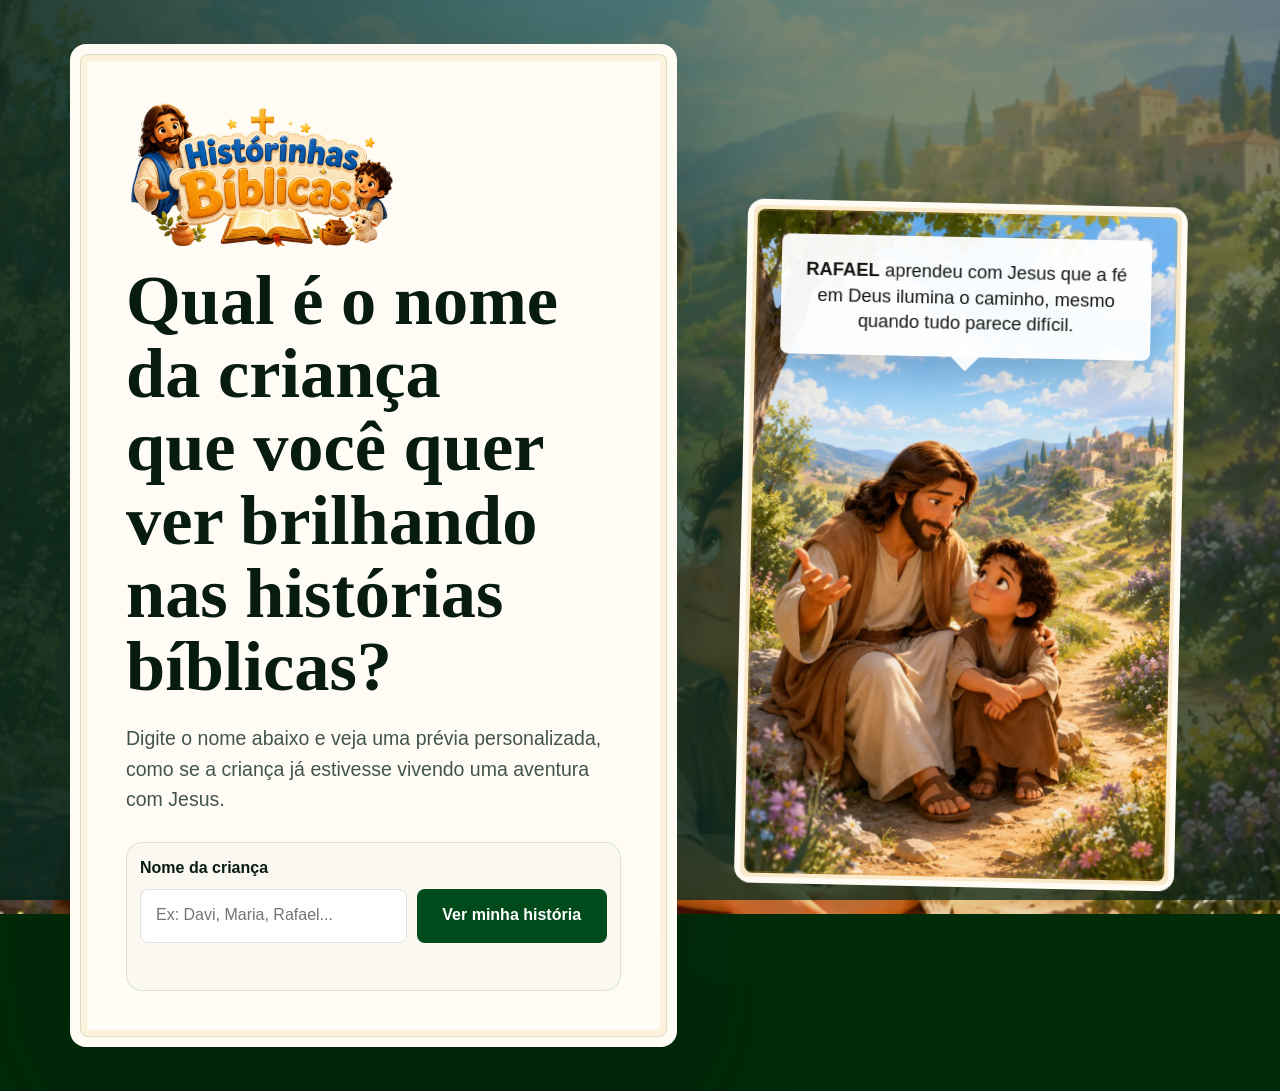
<file: historinhas-biblicas/index.html>
<!doctype html>
<html lang="pt-BR">
  <head>
    <meta charset="utf-8" />
    <meta name="viewport" content="width=device-width, initial-scale=1" />
    <title>Historinhas Bíblicas Infantis | Personalize a primeira história</title>
    <meta
      name="description"
      content="Digite o nome da criança e veja uma prévia personalizada de uma historinha bíblica infantil."
    />
    <link rel="stylesheet" href="assets/styles.css" />
    <script
      src="https://cdn.utmify.com.br/scripts/utms/latest.js"
      data-utmify-prevent-xcod-sck
      data-utmify-prevent-subids
      async
      defer
    ></script>
    <script>
      window.pixelId = "690d203f78c9e67561d48b87";
      var a = document.createElement("script");
      a.setAttribute("async", "");
      a.setAttribute("defer", "");
      a.setAttribute("src", "https://cdn.utmify.com.br/scripts/pixel/pixel.js");
      document.head.appendChild(a);
    </script>
  </head>
  <body class="name-page">
    <main class="name-gate" aria-labelledby="gate-title">
      <section class="gate-panel">
        <img class="gate-logo" src="assets/images/product-logo.webp" alt="Historinhas Bíblicas Infantis" />
        <h1 id="gate-title">Qual é o nome da criança que você quer ver brilhando nas histórias bíblicas?</h1>
        <p class="gate-copy">
          Digite o nome abaixo e veja uma prévia personalizada, como se a criança já estivesse
          vivendo uma aventura com Jesus.
        </p>

        <form class="name-form" id="nameForm" novalidate>
          <label for="childName">Nome da criança</label>
          <div class="input-row">
            <input
              id="childName"
              name="childName"
              type="text"
              autocomplete="given-name"
              placeholder="Ex: Davi, Maria, Rafael..."
              maxlength="28"
              required
            />
            <button type="submit">Ver minha história</button>
          </div>
          <p class="form-hint" id="nameError" role="alert" aria-live="polite"></p>
        </form>
      </section>

      <aside class="gate-preview" aria-label="Prévia da historinha">
        <img src="assets/images/hero.webp" alt="Jesus conversando com uma criança em um caminho florido" />
        <div class="story-bubble gate-bubble">
          <strong><span data-child-upper>RAFAEL</span></strong> aprendeu com Jesus que a fé em Deus ilumina o caminho, mesmo quando tudo parece difícil.
        </div>
      </aside>
    </main>

    <script src="assets/app.js"></script>
  </body>
</html>
</file>
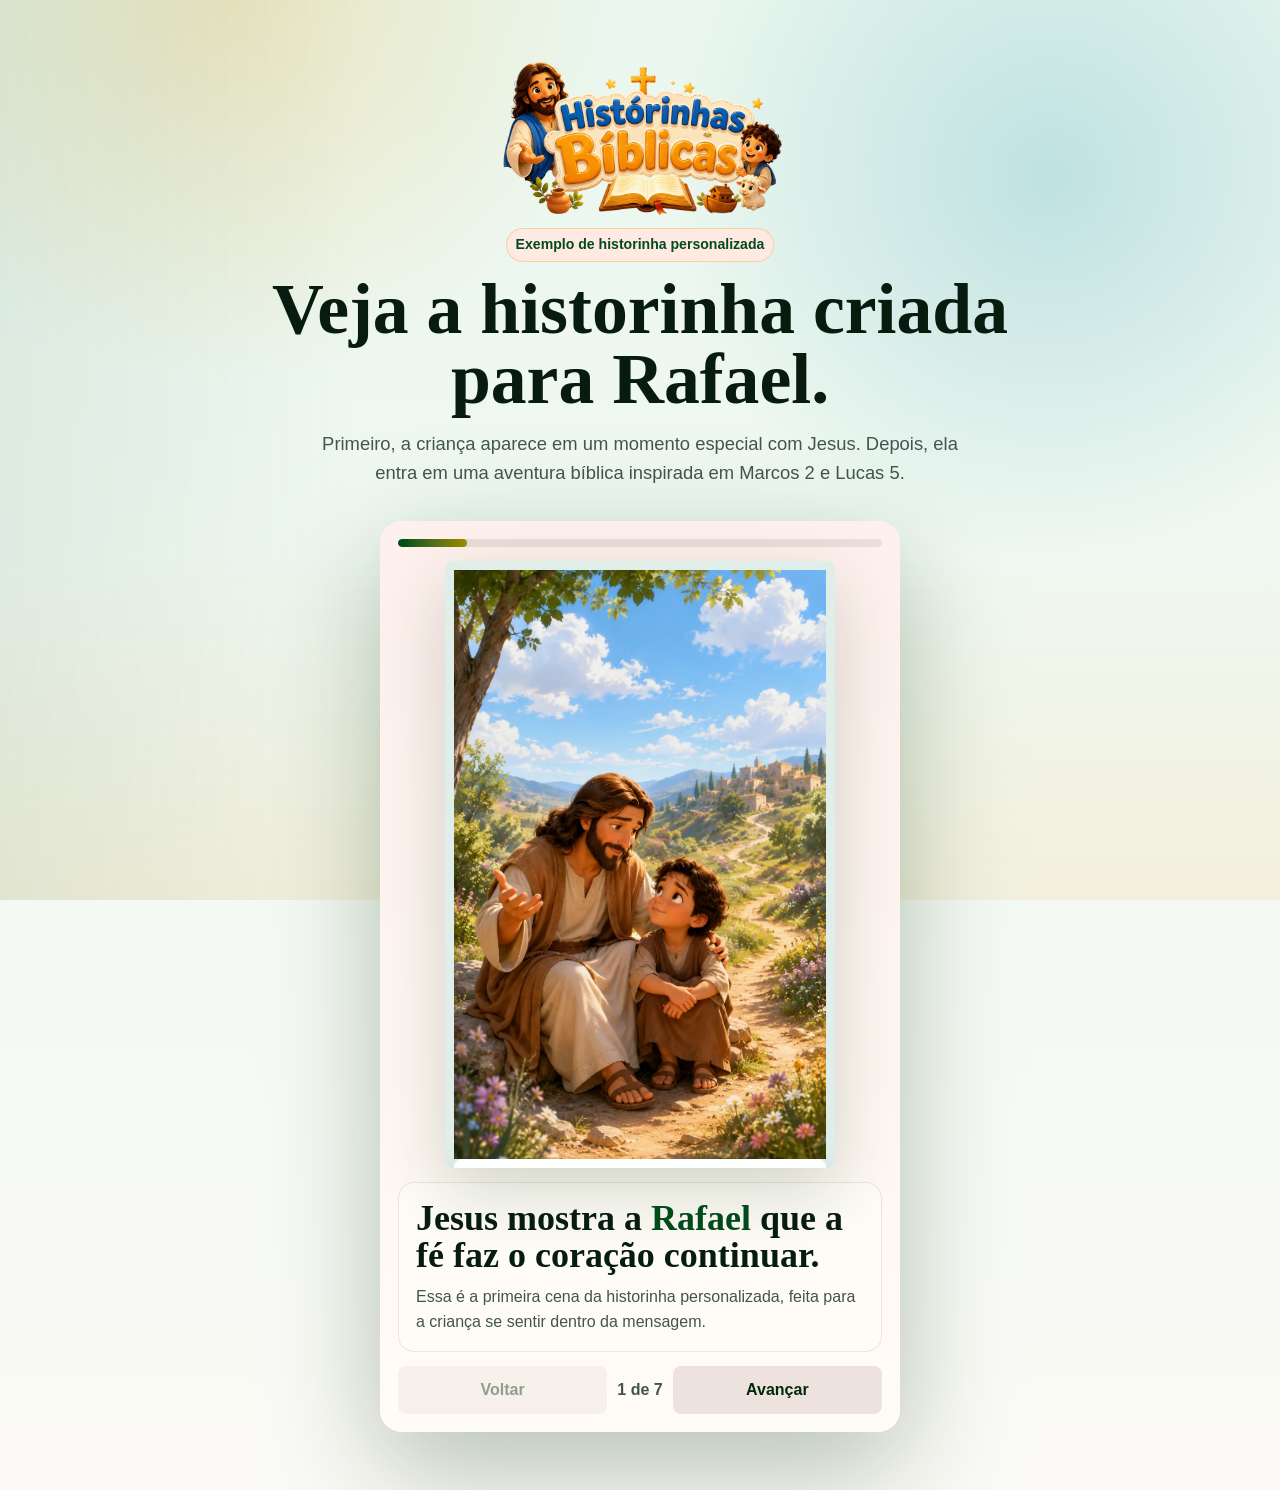
<file: historinhas-biblicas/historinha.html>
<!doctype html>
<html lang="pt-BR">
  <head>
    <meta charset="utf-8" />
    <meta name="viewport" content="width=device-width, initial-scale=1" />
    <title>Sua historinha bíblica personalizada</title>
    <meta
      name="description"
      content="Veja uma prévia em formato de livrinho infantil com o nome da criança dentro de uma historinha bíblica."
    />
    <link rel="stylesheet" href="assets/styles.css" />
    <script
      src="https://cdn.utmify.com.br/scripts/utms/latest.js"
      data-utmify-prevent-xcod-sck
      data-utmify-prevent-subids
      async
      defer
    ></script>
    <script>
      window.pixelId = "690d203f78c9e67561d48b87";
      var a = document.createElement("script");
      a.setAttribute("async", "");
      a.setAttribute("defer", "");
      a.setAttribute("src", "https://cdn.utmify.com.br/scripts/pixel/pixel.js");
      document.head.appendChild(a);
    </script>
  </head>
  <body class="story-page">
    <main class="storybook-shell" aria-labelledby="storybook-title">
      <section class="storybook-intro">
        <img class="storybook-logo" src="assets/images/product-logo.webp" alt="Historinhas Bíblicas Infantis" />
        <p class="section-label">Exemplo de historinha personalizada</p>
        <h1 id="storybook-title">Veja a historinha criada para <span data-child>Rafael</span>.</h1>
        <p>
          Primeiro, a criança aparece em um momento especial com Jesus. Depois, ela entra em uma aventura bíblica
          inspirada em Marcos 2 e Lucas 5.
        </p>
      </section>

      <section class="storybook-card" data-storybook aria-label="Livrinho da historinha personalizada">
        <div class="storybook-progress" aria-hidden="true">
          <span data-story-progress-bar></span>
        </div>

        <div class="storybook-stage">
          <article class="storybook-page is-active" data-story-page>
            <figure class="feature-story-card storybook-hero-card">
              <img src="assets/images/hero.webp" alt="Jesus conversando com uma criança em um caminho florido" />
              <figcaption class="story-bubble storybook-bubble">
                <strong><span data-child-upper>RAFAEL</span></strong> perguntou: "Jesus, e se eu sentir vontade de desistir?"
                Jesus sorriu e respondeu: "Quando você confia em Deus, a fé acende coragem no seu coração.
                Continue caminhando, <span data-child>Rafael</span>."
              </figcaption>
            </figure>
            <div class="storybook-copy">
              <h2>Jesus mostra a <span data-child>Rafael</span> que a fé faz o coração continuar.</h2>
              <p>Essa é a primeira cena da historinha personalizada, feita para a criança se sentir dentro da mensagem.</p>
            </div>
          </article>

          <article class="storybook-page" data-story-page>
            <figure class="storybook-figure">
              <img src="assets/images/story-1.webp" alt="Jesus ensinando dentro de uma casa cheia de pessoas" loading="lazy" />
            </figure>
            <div class="storybook-copy">
              <span>Parte 1</span>
              <h2>A casa estava cheia para ouvir Jesus.</h2>
              <p><span data-child>Rafael</span> chegou perto da casa e viu uma multidão ouvindo Jesus. Mesmo pequeno, ele sentiu que algo importante estava para acontecer.</p>
            </div>
          </article>

          <article class="storybook-page" data-story-page>
            <figure class="storybook-figure">
              <img src="assets/images/story-2.webp" alt="Amigos carregando um homem paralítico perto de uma casa" loading="lazy" />
            </figure>
            <div class="storybook-copy">
              <span>Parte 2</span>
              <h2>Quatro amigos chegaram com esperança.</h2>
              <p>Quatro amigos trouxeram um homem em uma maca. <span data-child>Rafael</span> percebeu que eles não desistiriam de levá-lo até Jesus.</p>
            </div>
          </article>

          <article class="storybook-page" data-story-page>
            <figure class="storybook-figure">
              <img src="assets/images/story-3.webp" alt="A criança ajudando no telhado enquanto descem uma maca" loading="lazy" />
            </figure>
            <div class="storybook-copy">
              <span>Parte 3</span>
              <h2>A fé encontrou um caminho pelo telhado.</h2>
              <p>Como a porta estava cheia, eles subiram pelo telhado. <span data-child>Rafael</span> ajudou com cuidado e aprendeu que a fé também encontra um caminho.</p>
            </div>
          </article>

          <article class="storybook-page" data-story-page>
            <figure class="storybook-figure">
              <img src="assets/images/story-4.webp" alt="Jesus recebendo o homem descido pelo telhado" loading="lazy" />
            </figure>
            <div class="storybook-copy">
              <span>Parte 4</span>
              <h2>Jesus olhou com amor.</h2>
              <p>Quando a maca desceu, Jesus olhou com amor. <span data-child>Rafael</span> ouviu: "Filho, os teus pecados estão perdoados."</p>
            </div>
          </article>

          <article class="storybook-page" data-story-page>
            <figure class="storybook-figure">
              <img src="assets/images/story-5.webp" alt="Homem curado recebendo a maca diante de Jesus e da multidão" loading="lazy" />
            </figure>
            <div class="storybook-copy">
              <span>Parte 5</span>
              <h2>Todos viram o poder de Jesus.</h2>
              <p>Jesus disse ao homem para levantar e ir para casa. <span data-child>Rafael</span> viu todos se alegrarem e entendeu que Jesus tem poder para restaurar.</p>
            </div>
          </article>

          <article class="storybook-page" data-story-page>
            <figure class="storybook-figure">
              <img src="assets/images/story-6.webp" alt="Jesus caminhando com a criança ao pôr do sol" loading="lazy" />
            </figure>
            <div class="storybook-copy">
              <span>Lição final</span>
              <h2>A fé verdadeira caminha junto com o amor.</h2>
              <p>Na volta, Jesus ensinou <span data-child>Rafael</span>: "Nunca desista de fazer o bem. A fé verdadeira caminha junto com o amor."</p>
            </div>
          </article>
        </div>

        <div class="storybook-actions">
          <button class="storybook-nav" type="button" data-story-prev>Voltar</button>
          <span data-story-progress-text>1 de 7</span>
          <button class="storybook-nav" type="button" data-story-next>Avançar</button>
          <a class="primary-button storybook-continue" href="vendas.html" data-sales-link>Continuar para conhecer o aplicativo</a>
        </div>
      </section>
    </main>

    <script src="assets/app.js"></script>
  </body>
</html>
</file>
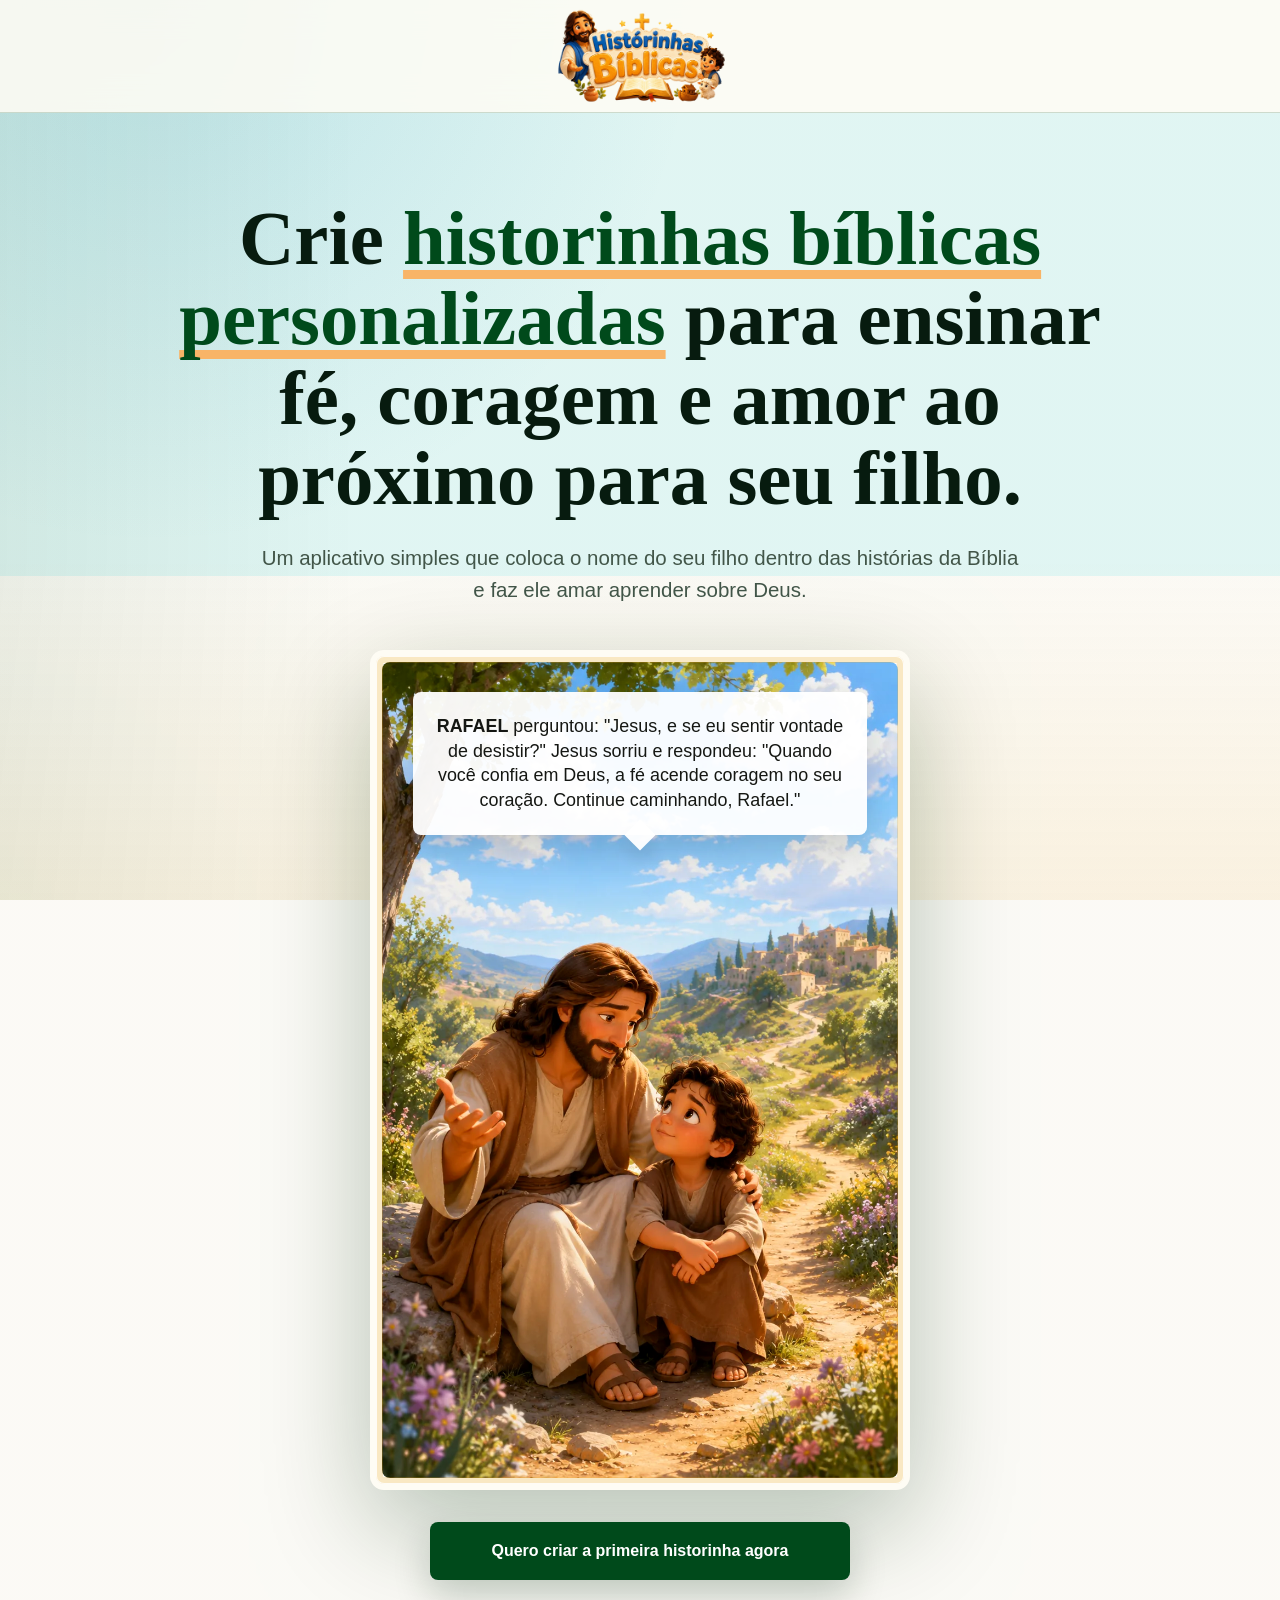
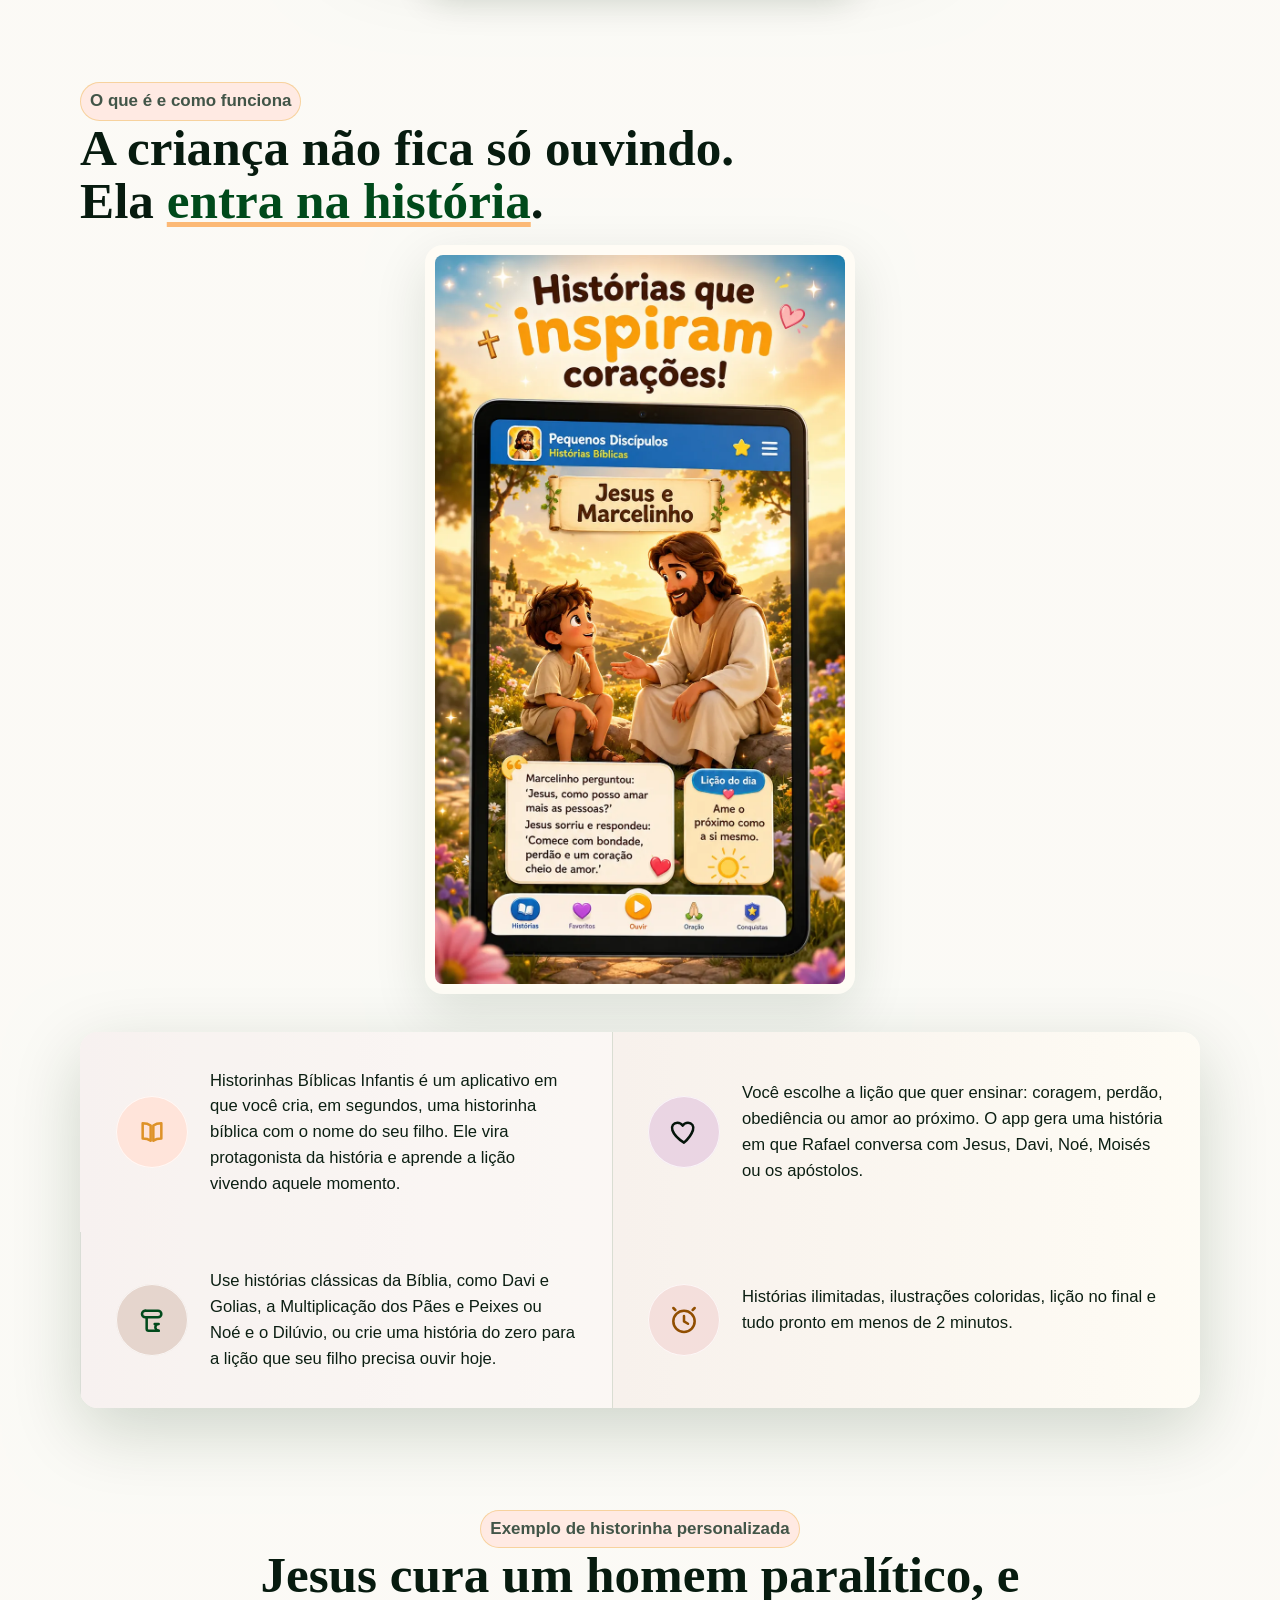
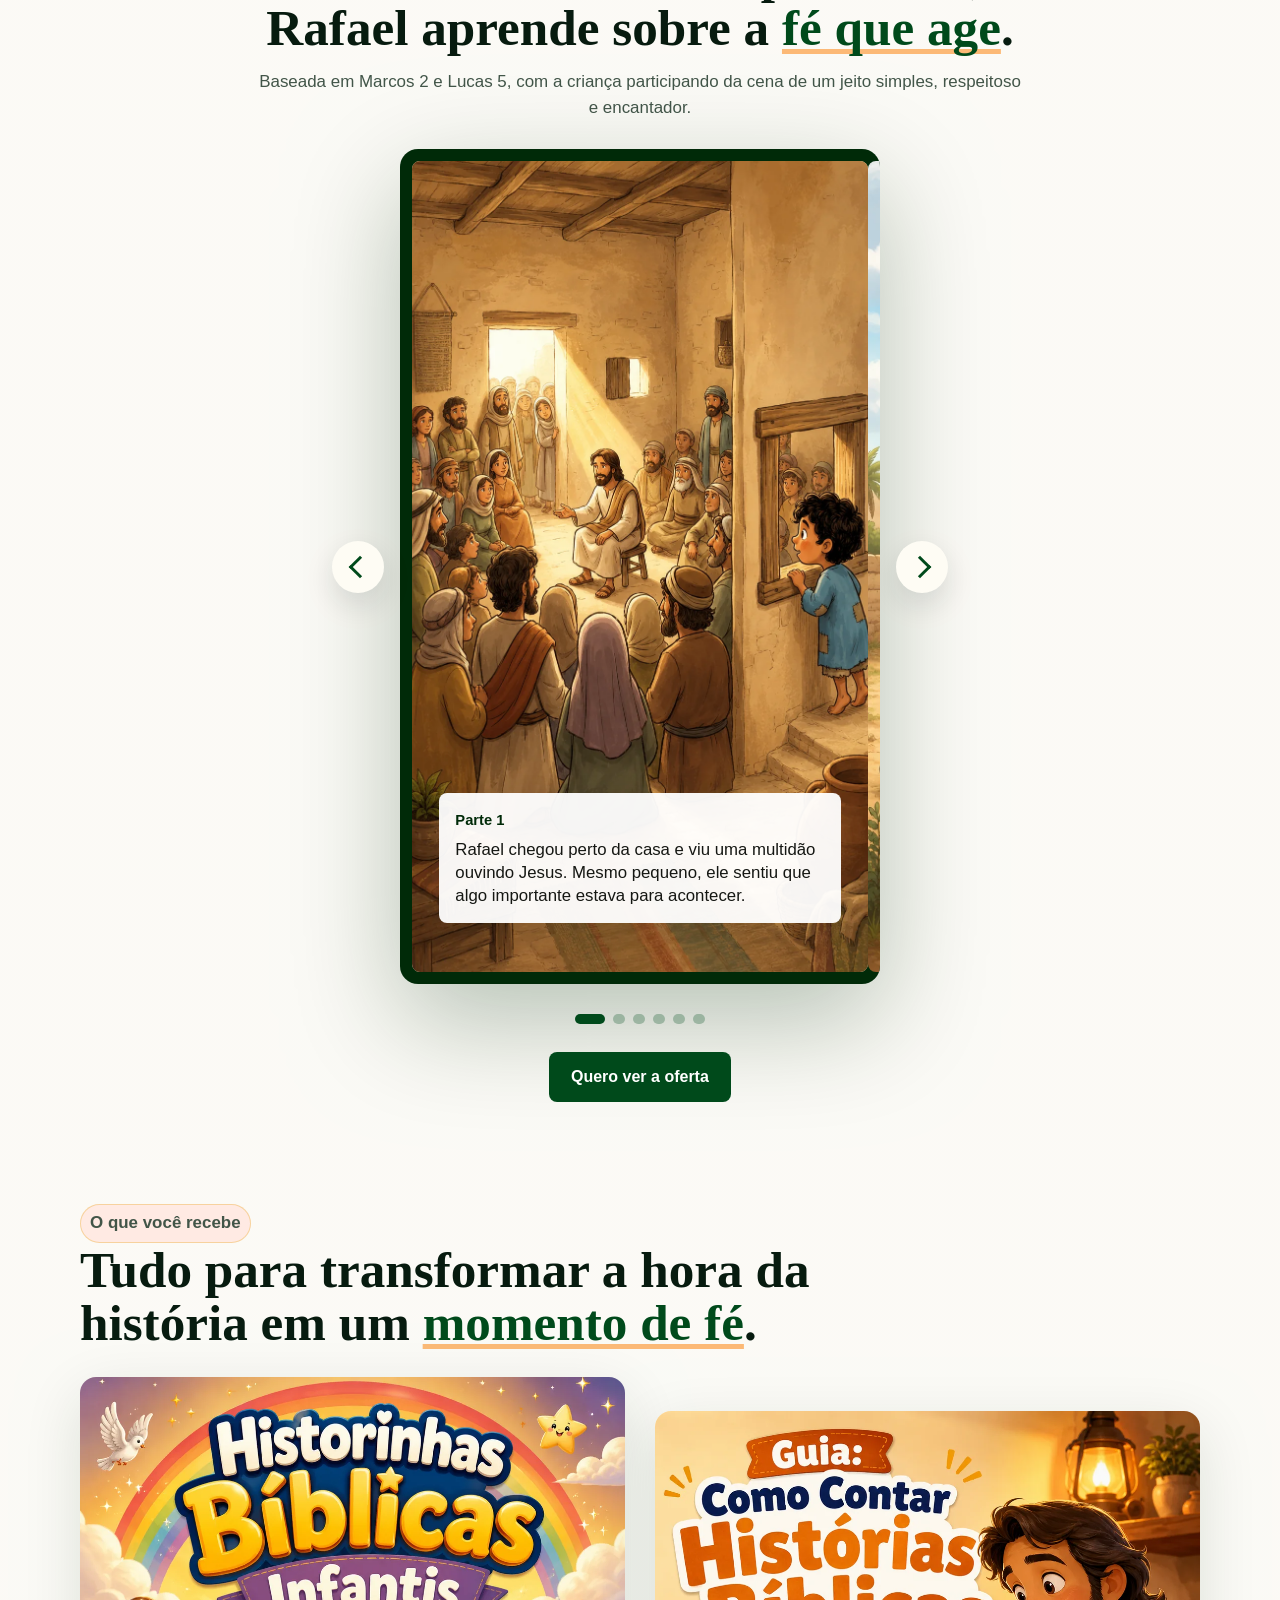
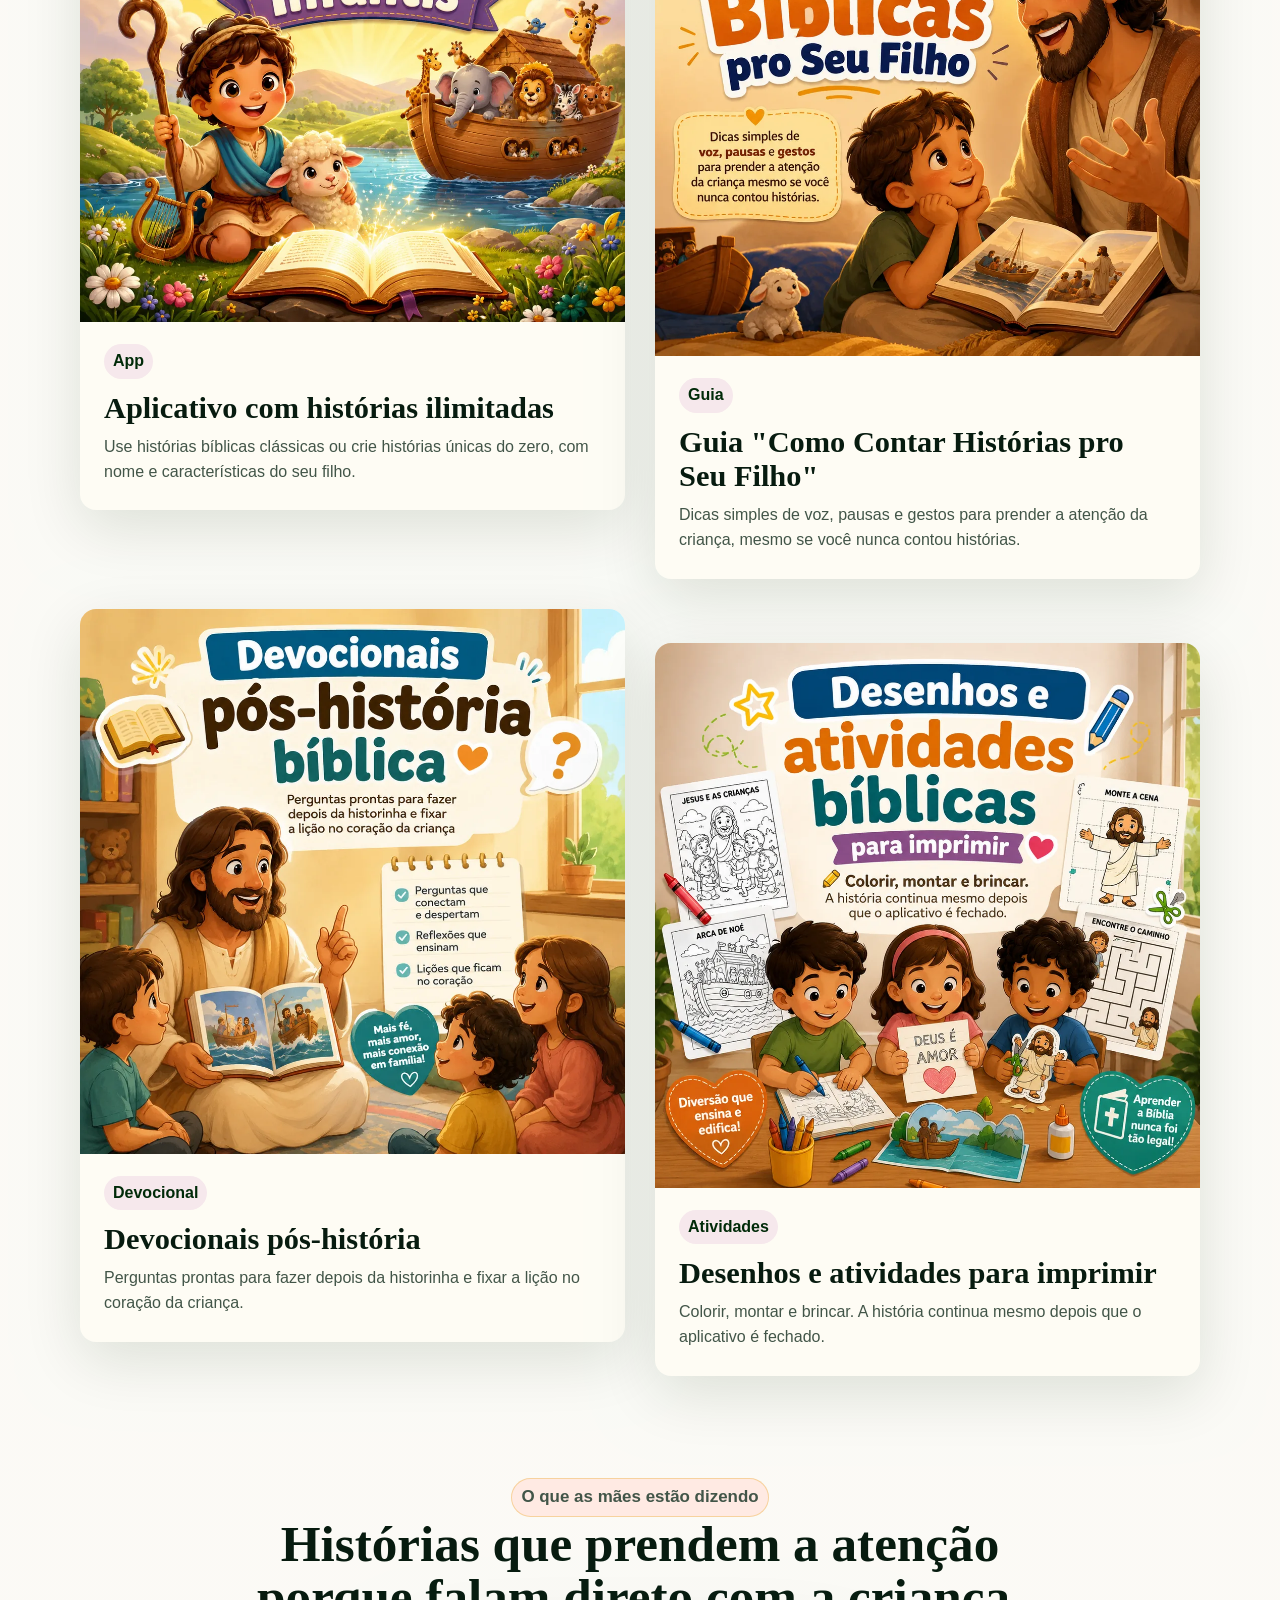
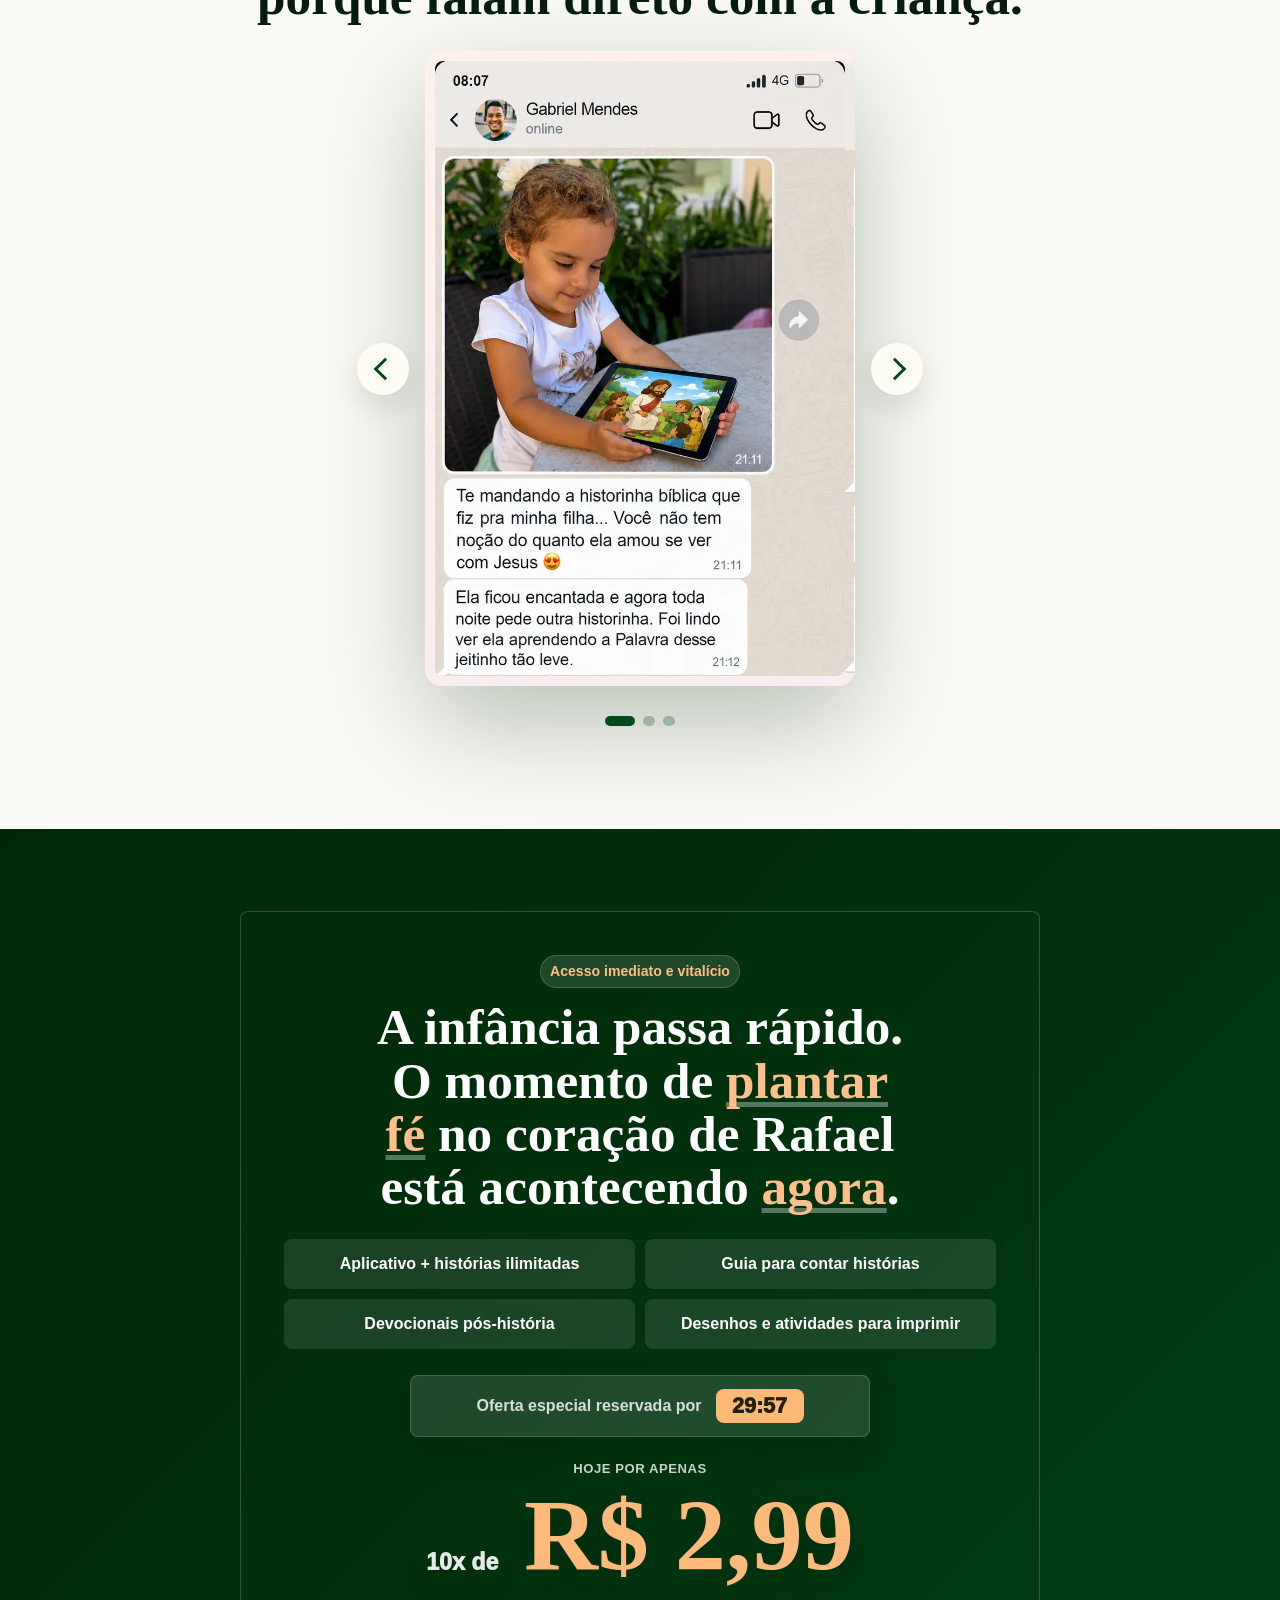
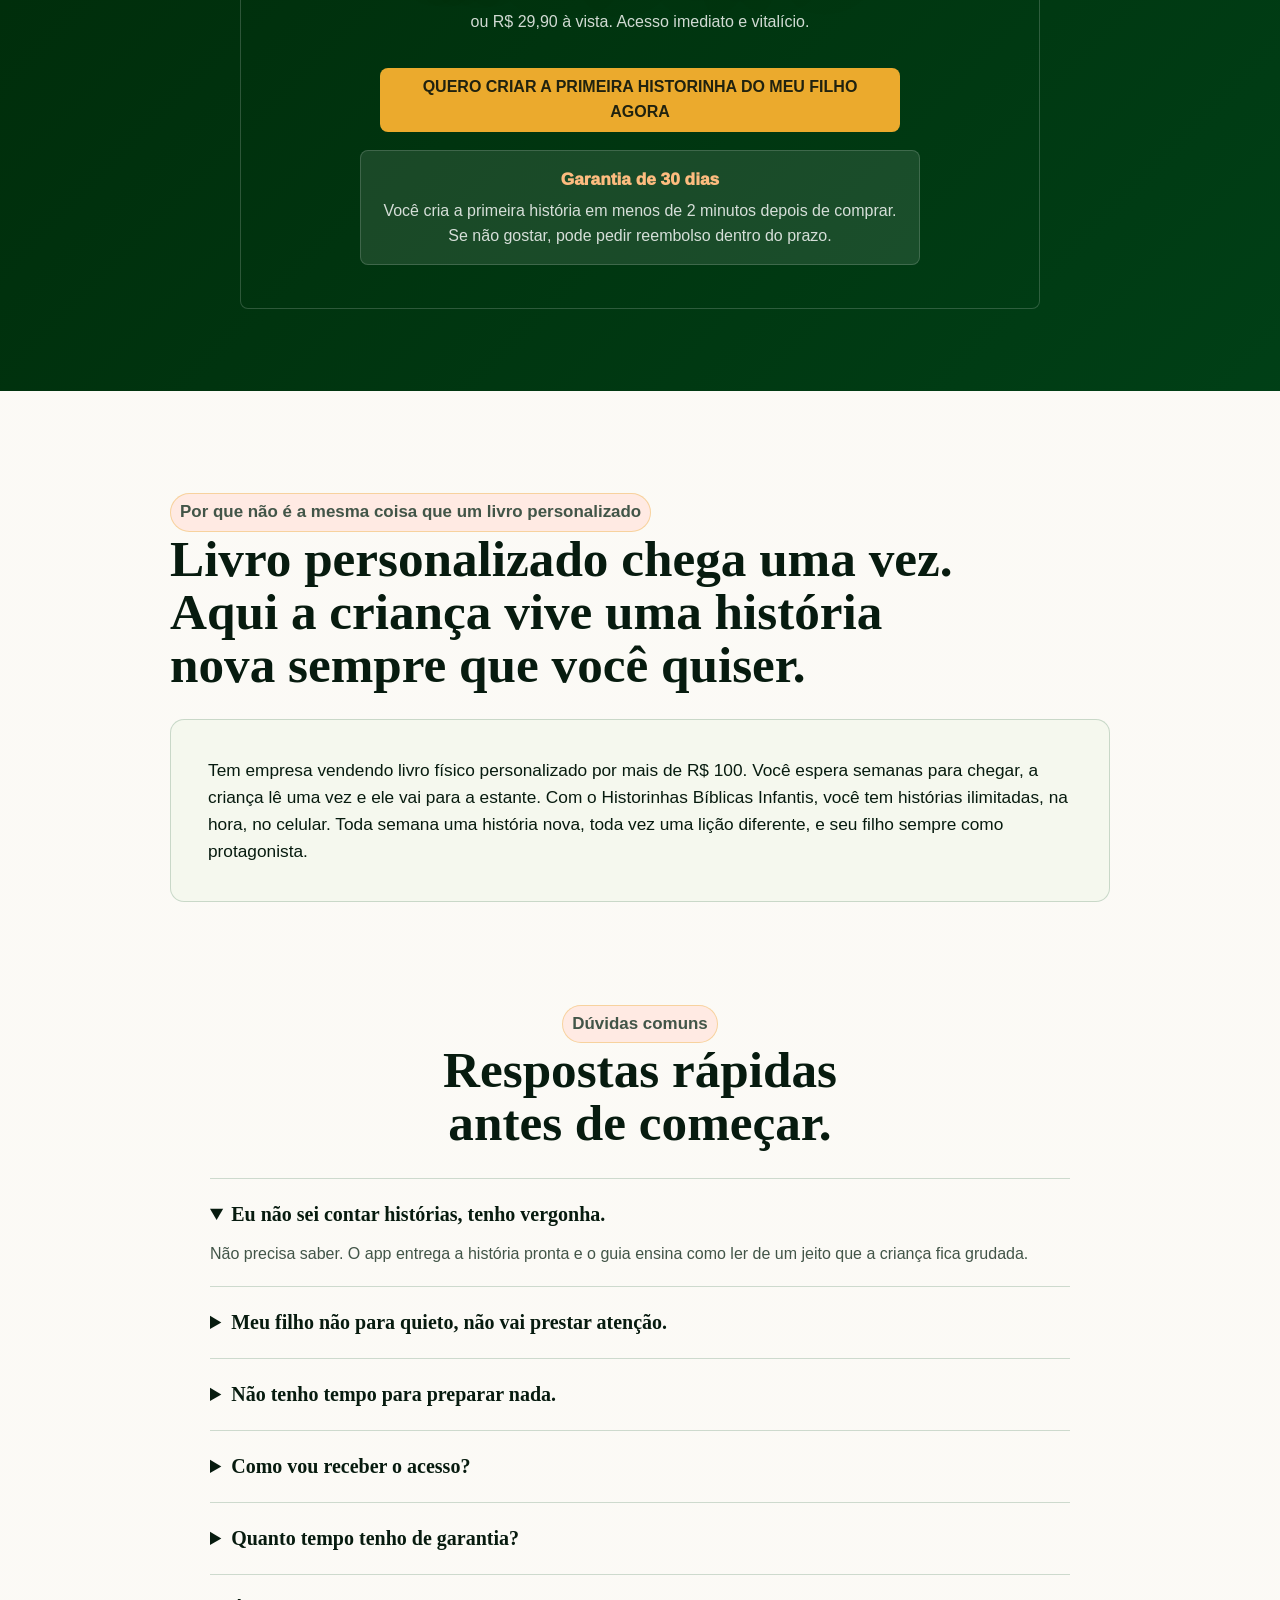
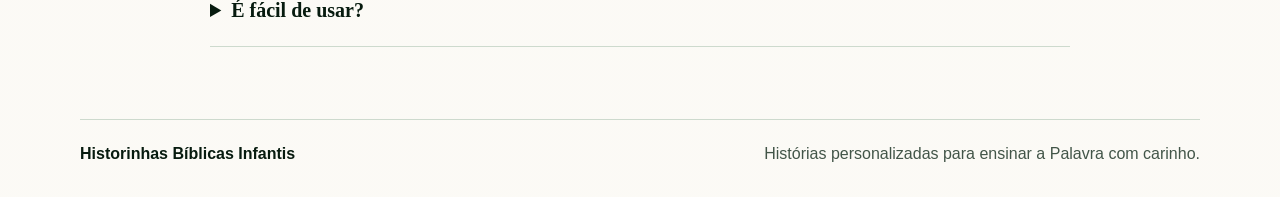
<file: historinhas-biblicas/vendas.html>
<!doctype html>
<html lang="pt-BR">
  <head>
    <meta charset="utf-8" />
    <meta name="viewport" content="width=device-width, initial-scale=1" />
    <title>Historinhas Bíblicas Infantis | Histórias personalizadas com o nome do seu filho</title>
    <meta
      name="description"
      content="Crie historinhas bíblicas infantis personalizadas com o nome do seu filho, ilustrações coloridas e lições de fé."
    />
    <link rel="stylesheet" href="assets/styles.css" />
    <script
      src="https://cdn.utmify.com.br/scripts/utms/latest.js"
      data-utmify-prevent-xcod-sck
      data-utmify-prevent-subids
      async
      defer
    ></script>
    <script>
      window.pixelId = "690d203f78c9e67561d48b87";
      var a = document.createElement("script");
      a.setAttribute("async", "");
      a.setAttribute("defer", "");
      a.setAttribute("src", "https://cdn.utmify.com.br/scripts/pixel/pixel.js");
      document.head.appendChild(a);
    </script>
  </head>
  <body class="sales-page">
    <header class="topbar">
      <a class="brand brand-logo" href="index.html" aria-label="Historinhas Bíblicas Infantis">
        <img src="assets/images/product-logo.webp" alt="Historinhas Bíblicas Infantis" />
      </a>
    </header>

    <main>
      <section class="hero-section">
        <div class="hero-copy">
          <h1>Crie <span class="headline-highlight">historinhas bíblicas personalizadas</span> para ensinar fé, coragem e amor ao próximo para seu filho.</h1>
          <p class="subheadline">
            Um aplicativo simples que coloca o nome do seu filho dentro das histórias da Bíblia e faz ele amar aprender sobre Deus.
          </p>
        </div>

        <figure class="feature-story-card hero-card">
          <img src="assets/images/hero.webp" alt="Jesus ensinando uma criança em uma paisagem florida" />
          <figcaption class="story-bubble hero-bubble">
            <strong><span data-child-upper>RAFAEL</span></strong> perguntou: "Jesus, e se eu sentir vontade de desistir?"
            Jesus sorriu e respondeu: "Quando você confia em Deus, a fé acende coragem no seu coração. Continue caminhando, <span data-child>Rafael</span>."
          </figcaption>
        </figure>
        <div class="hero-action">
          <a class="primary-button buy-pulse" href="#oferta">Quero criar a primeira historinha agora</a>
        </div>
      </section>

      <section class="content-section" id="como-funciona">
        <div class="section-heading">
          <p class="section-label">O que é e como funciona</p>
          <h2>A criança não fica só ouvindo. Ela <span class="title-highlight">entra na história</span>.</h2>
        </div>
        <figure class="app-showcase">
          <img src="assets/images/app-inspira-coracoes.webp" alt="Prévia do aplicativo com histórias bíblicas personalizadas em um tablet" loading="lazy" />
        </figure>
        <div class="text-grid">
          <p>
            <span class="topic-icon topic-icon-book" aria-hidden="true">
              <svg viewBox="0 0 24 24" focusable="false">
                <path d="M5 5.5c2.4 0 4.4.5 6 1.6v11.4c-1.6-1.1-3.6-1.6-6-1.6V5.5Z" />
                <path d="M19 5.5c-2.4 0-4.4.5-6 1.6v11.4c1.6-1.1 3.6-1.6 6-1.6V5.5Z" />
              </svg>
            </span>
            <span class="topic-copy">
              Historinhas Bíblicas Infantis é um aplicativo em que você cria, em segundos, uma historinha bíblica com o nome do seu filho.
              Ele vira protagonista da história e aprende a lição vivendo aquele momento.
            </span>
          </p>
          <p>
            <span class="topic-icon topic-icon-heart" aria-hidden="true">
              <svg viewBox="0 0 24 24" focusable="false">
                <path d="M12 20s-7-4.4-8.7-9.3C2.2 7.5 4.2 5 7 5c1.7 0 3.2.9 4 2.2C11.8 5.9 13.3 5 15 5c2.8 0 4.8 2.5 3.7 5.7C17 15.6 12 20 12 20Z" />
              </svg>
            </span>
            <span class="topic-copy">
              Você escolhe a lição que quer ensinar: coragem, perdão, obediência ou amor ao próximo. O app gera uma história em que
              <span data-child>Rafael</span> conversa com Jesus, Davi, Noé, Moisés ou os apóstolos.
            </span>
          </p>
          <p>
            <span class="topic-icon topic-icon-scroll" aria-hidden="true">
              <svg viewBox="0 0 24 24" focusable="false">
                <path d="M7 5h9.5A2.5 2.5 0 0 1 19 7.5v0A2.5 2.5 0 0 1 16.5 10H8" />
                <path d="M7 5a2.5 2.5 0 0 0 0 5h1v8.5c0 .8.7 1.5 1.5 1.5H17" />
                <path d="M17 20a2.5 2.5 0 0 1 0-5h-3" />
              </svg>
            </span>
            <span class="topic-copy">
              Use histórias clássicas da Bíblia, como Davi e Golias, a Multiplicação dos Pães e Peixes ou Noé e o Dilúvio, ou crie
              uma história do zero para a lição que seu filho precisa ouvir hoje.
            </span>
          </p>
          <p>
            <span class="topic-icon topic-icon-clock" aria-hidden="true">
              <svg viewBox="0 0 24 24" focusable="false">
                <path d="M12 21a8 8 0 1 0 0-16 8 8 0 0 0 0 16Z" />
                <path d="M12 9v4l3 1.8" />
                <path d="M18.5 4.5 20 3" />
                <path d="M5.5 4.5 4 3" />
              </svg>
            </span>
            <span class="topic-copy">
              Histórias ilimitadas, ilustrações coloridas, lição no final e tudo pronto em menos de 2 minutos.
            </span>
          </p>
        </div>
      </section>

      <section class="carousel-section" aria-labelledby="carousel-title">
        <div class="section-heading centered">
          <p class="section-label">Exemplo de historinha personalizada</p>
          <h2 id="carousel-title">Jesus cura um homem paralítico, e <span data-child>Rafael</span> aprende sobre a <span class="title-highlight">fé que age</span>.</h2>
          <p>
            Baseada em Marcos 2 e Lucas 5, com a criança participando da cena de um jeito simples, respeitoso e encantador.
          </p>
        </div>

        <div class="story-carousel" data-carousel>
          <button class="carousel-control prev" type="button" data-prev aria-label="História anterior"></button>
          <div class="carousel-window">
            <div class="carousel-track">
              <article class="carousel-slide is-active">
                <img src="assets/images/story-1.webp" alt="Jesus ensinando dentro de uma casa cheia de pessoas" loading="lazy" />
                <div class="story-caption">
                  <strong>Parte 1</strong>
                  <p><span data-child>Rafael</span> chegou perto da casa e viu uma multidão ouvindo Jesus. Mesmo pequeno, ele sentiu que algo importante estava para acontecer.</p>
                </div>
              </article>
              <article class="carousel-slide">
                <img src="assets/images/story-2.webp" alt="Amigos carregando um homem paralítico perto de uma casa" loading="lazy" />
                <div class="story-caption">
                  <strong>Parte 2</strong>
                  <p>Quatro amigos trouxeram um homem em uma maca. <span data-child>Rafael</span> percebeu que eles não desistiriam de levá-lo até Jesus.</p>
                </div>
              </article>
              <article class="carousel-slide">
                <img src="assets/images/story-3.webp" alt="A criança ajudando no telhado enquanto descem uma maca" loading="lazy" />
                <div class="story-caption">
                  <strong>Parte 3</strong>
                  <p>Como a porta estava cheia, eles subiram pelo telhado. <span data-child>Rafael</span> ajudou com cuidado e aprendeu que a fé também encontra um caminho.</p>
                </div>
              </article>
              <article class="carousel-slide">
                <img src="assets/images/story-4.webp" alt="Jesus recebendo o homem descido pelo telhado" loading="lazy" />
                <div class="story-caption">
                  <strong>Parte 4</strong>
                  <p>Quando a maca desceu, Jesus olhou com amor. <span data-child>Rafael</span> ouviu: "Filho, os teus pecados estão perdoados."</p>
                </div>
              </article>
              <article class="carousel-slide">
                <img src="assets/images/story-5.webp" alt="Homem curado recebendo a maca diante de Jesus e da multidão" loading="lazy" />
                <div class="story-caption">
                  <strong>Parte 5</strong>
                  <p>Jesus disse ao homem para levantar e ir para casa. <span data-child>Rafael</span> viu todos se alegrarem e entendeu que Jesus tem poder para restaurar.</p>
                </div>
              </article>
              <article class="carousel-slide">
                <img src="assets/images/story-6.webp" alt="Jesus caminhando com a criança ao pôr do sol" loading="lazy" />
                <div class="story-caption">
                  <strong>Lição final</strong>
                  <p>Na volta, Jesus ensinou <span data-child>Rafael</span>: "Nunca desista de fazer o bem. A fé verdadeira caminha junto com o amor."</p>
                </div>
              </article>
            </div>
          </div>
          <button class="carousel-control next" type="button" data-next aria-label="Proxima historia"></button>
          <div class="carousel-dots" role="tablist" aria-label="Selecionar parte da história"></div>
        </div>

        <div class="centered-action">
          <a class="primary-button buy-pulse" href="#oferta">Quero ver a oferta</a>
        </div>
      </section>

      <section class="content-section receive-section">
        <div class="section-heading">
          <p class="section-label">O que você recebe</p>
          <h2>Tudo para transformar a hora da história em um <span class="title-highlight">momento de fé</span>.</h2>
        </div>
        <div class="benefit-grid">
          <article>
            <img src="assets/images/benefit-app.webp" alt="Mockup do aplicativo com histórias bíblicas ilimitadas" loading="lazy" />
            <span>App</span>
            <h3>Aplicativo com histórias ilimitadas</h3>
            <p>Use histórias bíblicas clássicas ou crie histórias únicas do zero, com nome e características do seu filho.</p>
          </article>
          <article>
            <img src="assets/images/benefit-guide.webp" alt="Guia Como Contar Histórias pro Seu Filho" loading="lazy" />
            <span>Guia</span>
            <h3>Guia "Como Contar Histórias pro Seu Filho"</h3>
            <p>Dicas simples de voz, pausas e gestos para prender a atenção da criança, mesmo se você nunca contou histórias.</p>
          </article>
          <article>
            <img src="assets/images/benefit-devotional.webp" alt="Devocionais pós-história bíblica" loading="lazy" />
            <span>Devocional</span>
            <h3>Devocionais pós-história</h3>
            <p>Perguntas prontas para fazer depois da historinha e fixar a lição no coração da criança.</p>
          </article>
          <article>
            <img src="assets/images/benefit-activities.webp" alt="Desenhos e atividades bíblicas para imprimir" loading="lazy" />
            <span>Atividades</span>
            <h3>Desenhos e atividades para imprimir</h3>
            <p>Colorir, montar e brincar. A história continua mesmo depois que o aplicativo é fechado.</p>
          </article>
        </div>
      </section>

      <section class="testimonials">
        <div class="section-heading centered">
          <p class="section-label">O que as mães estão dizendo</p>
          <h2>Histórias que prendem a atenção porque falam direto com a criança.</h2>
        </div>
        <div class="testimonial-carousel" data-carousel data-autoplay="true" data-interval="5200">
          <button class="carousel-control prev" type="button" data-prev aria-label="Depoimento anterior"></button>
          <div class="carousel-window testimonial-window">
            <div class="carousel-track">
              <article class="carousel-slide testimonial-slide is-active">
                <img src="assets/images/testimonial-gabriel.webp" alt="Depoimento de WhatsApp sobre a filha amando se ver com Jesus" loading="lazy" />
              </article>
              <article class="carousel-slide testimonial-slide">
                <img src="assets/images/testimonial-patricia.webp" alt="Depoimento de WhatsApp sobre o filho encantado com a historinha bíblica" loading="lazy" />
              </article>
              <article class="carousel-slide testimonial-slide">
                <img src="assets/images/testimonial-carla.webp" alt="Depoimento de WhatsApp sobre a filha aprendendo valores com a historinha" loading="lazy" />
              </article>
            </div>
          </div>
          <button class="carousel-control next" type="button" data-next aria-label="Próximo depoimento"></button>
          <div class="carousel-dots" role="tablist" aria-label="Selecionar depoimento"></div>
        </div>
      </section>

      <section class="offer-section" id="oferta">
        <div class="offer-card">
          <p class="section-label">Acesso imediato e vitalício</p>
          <h2>A infância passa rápido. O momento de <span class="title-highlight">plantar fé</span> no coração de <span data-child>Rafael</span> está acontecendo <span class="title-highlight">agora</span>.</h2>
          <div class="offer-stack">
            <span>Aplicativo + histórias ilimitadas</span>
            <span>Guia para contar histórias</span>
            <span>Devocionais pós-história</span>
            <span>Desenhos e atividades para imprimir</span>
          </div>
          <div class="scarcity-timer" data-countdown data-countdown-minutes="30">
            <span>Oferta especial reservada por</span>
            <strong data-countdown-time>30:00</strong>
          </div>
          <div class="price-block" aria-label="Oferta em 10 vezes de R$ 2,99 ou R$ 29,90 à vista">
            <span class="installment-label">Hoje por apenas</span>
            <div class="installment-price"><small>10x de</small> R$ 2,99</div>
            <p class="price-note">ou R$ 29,90 à vista. Acesso imediato e vitalício.</p>
          </div>
          <a class="checkout-button buy-pulse" href="https://pay.wiapy.com/0e6WaFQIMec" aria-label="Comprar acesso ao Historinhas Bíblicas Infantis">
            Quero criar a primeira historinha do meu filho agora
          </a>
          <div class="guarantee-box">
            <strong>Garantia de 30 dias</strong>
            <p>Você cria a primeira história em menos de 2 minutos depois de comprar. Se não gostar, pode pedir reembolso dentro do prazo.</p>
          </div>
        </div>
      </section>

      <section class="content-section comparison-section">
        <div class="section-heading">
          <p class="section-label">Por que não é a mesma coisa que um livro personalizado</p>
          <h2>Livro personalizado chega uma vez. Aqui a criança vive uma história nova sempre que você quiser.</h2>
        </div>
        <p>
          Tem empresa vendendo livro físico personalizado por mais de R$ 100. Você espera semanas para chegar, a criança lê uma vez
          e ele vai para a estante. Com o Historinhas Bíblicas Infantis, você tem histórias ilimitadas, na hora, no celular. Toda
          semana uma história nova, toda vez uma lição diferente, e seu filho sempre como protagonista.
        </p>
      </section>

      <section class="faq-section">
        <div class="section-heading centered">
          <p class="section-label">Dúvidas comuns</p>
          <h2>Respostas rápidas antes de começar.</h2>
        </div>
        <div class="faq-list">
          <details open>
            <summary>Eu não sei contar histórias, tenho vergonha.</summary>
            <p>Não precisa saber. O app entrega a história pronta e o guia ensina como ler de um jeito que a criança fica grudada.</p>
          </details>
          <details>
            <summary>Meu filho não para quieto, não vai prestar atenção.</summary>
            <p>Quando a criança ouve o próprio nome dentro da história, ela muda de postura. Ela quer saber o que vai acontecer com ela.</p>
          </details>
          <details>
            <summary>Não tenho tempo para preparar nada.</summary>
            <p>Não tem nada para preparar. Você abre o app, digita o nome, escolhe a lição e a história sai pronta em cerca de dois minutos.</p>
          </details>
          <details>
            <summary>Como vou receber o acesso?</summary>
            <p>Você recebe tudo pelo e-mail usado na compra. Enviamos o link de acesso para você entrar no aplicativo e começar a criar as historinhas.</p>
          </details>
          <details>
            <summary>Quanto tempo tenho de garantia?</summary>
            <p>Você tem 30 dias de garantia. Se não gostar ou perceber que não é para você, pode pedir o reembolso dentro desse prazo.</p>
          </details>
          <details>
            <summary>É fácil de usar?</summary>
            <p>Sim, é extremamente simples. Você só precisa escrever o que quer, colocar o nome da criança e o aplicativo faz tudo sozinho.</p>
          </details>
        </div>
      </section>
    </main>

    <footer class="site-footer">
      <strong>Historinhas Bíblicas Infantis</strong>
      <span>Histórias personalizadas para ensinar a Palavra com carinho.</span>
    </footer>

    <script src="assets/app.js"></script>
  </body>
</html>
</file>
<file: historinhas-biblicas/assets/styles.css>
:root {
  --ink: oklch(20% 0.035 155);
  --muted: oklch(43% 0.032 155);
  --page: oklch(98.5% 0.006 92);
  --paper: oklch(99% 0.01 92);
  --mist: oklch(95.5% 0.022 188);
  --leaf: oklch(35% 0.115 154);
  --leaf-dark: oklch(24% 0.09 154);
  --gold: oklch(78% 0.15 78);
  --clay: oklch(55% 0.13 43);
  --sky: oklch(62% 0.105 220);
  --line: color-mix(in oklch, var(--ink) 14%, transparent);
  --soft-line: color-mix(in oklch, var(--leaf) 18%, transparent);
  --shadow: 0 22px 70px color-mix(in oklch, var(--leaf-dark) 18%, transparent);
  --deep-shadow: 0 36px 110px color-mix(in oklch, var(--leaf-dark) 28%, transparent);
  --radius: 8px;
  --display: Georgia, "Iowan Old Style", "Palatino Linotype", serif;
  --body: Aptos, "Segoe UI", sans-serif;
}

* {
  box-sizing: border-box;
}

html {
  scroll-behavior: smooth;
}

body {
  margin: 0;
  color: var(--ink);
  background:
    radial-gradient(circle at 12% 0%, color-mix(in oklch, var(--sky) 18%, transparent), transparent 34rem),
    linear-gradient(180deg, var(--mist) 0 36rem, var(--page) 36rem 100%);
  font-family: var(--body);
  line-height: 1.55;
  text-rendering: optimizeLegibility;
}

body::before {
  content: "";
  position: fixed;
  inset: 0;
  z-index: -1;
  pointer-events: none;
  background:
    linear-gradient(90deg, color-mix(in oklch, var(--leaf) 7%, transparent), transparent 28%),
    linear-gradient(180deg, transparent 62%, color-mix(in oklch, var(--gold) 11%, transparent));
}

img {
  display: block;
  max-width: 100%;
}

a {
  color: inherit;
}

button,
input {
  font: inherit;
}

.eyebrow,
.mini-label,
.section-label {
  color: var(--leaf);
  font-size: 0.88rem;
  font-weight: 900;
}

.section-label {
  width: fit-content;
  margin: 0 0 12px;
  padding: 6px 10px;
  border-radius: 999px;
  background: color-mix(in oklch, var(--gold) 20%, white);
  box-shadow: inset 0 0 0 1px color-mix(in oklch, var(--gold) 38%, transparent);
}

.name-page {
  min-height: 100dvh;
  display: grid;
  place-items: center;
  padding: clamp(18px, 4vw, 44px);
  position: relative;
  overflow-x: hidden;
  overflow-y: auto;
  background: var(--leaf-dark);
}

.name-page::before {
  content: "";
  position: fixed;
  inset: 0;
  z-index: -2;
  background: url("images/hero.webp") 54% center / cover no-repeat;
  filter: saturate(1.08) contrast(1.05);
  transform: scale(1.03);
}

.name-page::after {
  content: "";
  position: fixed;
  inset: 0;
  z-index: -1;
  background:
    radial-gradient(circle at 75% 18%, rgba(244, 189, 76, 0.24), transparent 23rem),
    linear-gradient(90deg, rgba(10, 40, 29, 0.88) 0%, rgba(16, 61, 45, 0.66) 43%, rgba(8, 28, 22, 0.5) 100%),
    linear-gradient(180deg, rgba(255, 255, 255, 0.16), rgba(7, 28, 22, 0.42));
}

.name-gate {
  width: min(1140px, 100%);
  display: grid;
  grid-template-columns: minmax(0, 1.06fr) minmax(320px, 0.82fr);
  gap: clamp(24px, 5vw, 64px);
  align-items: center;
  isolation: isolate;
}

.gate-panel {
  padding: clamp(28px, 5vw, 56px);
  background: color-mix(in oklch, var(--paper) 94%, white);
  border-radius: calc(var(--radius) + 8px);
  box-shadow: 0 34px 120px rgba(4, 23, 17, 0.34);
  position: relative;
  overflow: hidden;
}

.gate-panel::before {
  content: "";
  position: absolute;
  inset: 10px;
  border-radius: var(--radius);
  pointer-events: none;
  box-shadow:
    inset 0 0 0 1px color-mix(in oklch, var(--leaf) 13%, transparent),
    inset 0 0 0 7px color-mix(in oklch, var(--gold) 12%, transparent);
}

.gate-panel > * {
  position: relative;
  z-index: 1;
}

.gate-logo {
  width: min(360px, 100%);
  max-height: 150px;
  margin: 0 0 14px;
  object-fit: contain;
  object-position: left center;
}

.gate-panel h1,
.hero-copy h1,
.section-heading h2,
.offer-card h2 {
  margin: 0;
  font-family: var(--display);
  font-weight: 760;
  line-height: 1.04;
  letter-spacing: 0;
  text-wrap: balance;
}

.gate-panel h1 {
  max-width: 760px;
  font-size: clamp(2.15rem, 5.5vw, 4.8rem);
}

.gate-copy,
.subheadline,
.section-heading p,
.price-note,
.guarantee {
  color: var(--muted);
}

.gate-copy {
  max-width: 610px;
  margin: 20px 0 28px;
  font-size: clamp(1.05rem, 2vw, 1.22rem);
}

.name-form label {
  display: block;
  margin-bottom: 8px;
  font-weight: 850;
}

.name-form {
  width: min(620px, 100%);
  padding: 14px;
  border-radius: calc(var(--radius) + 8px);
  background: color-mix(in oklch, var(--mist) 46%, white);
  box-shadow: inset 0 0 0 1px color-mix(in oklch, var(--leaf) 12%, transparent);
}

.input-row {
  display: flex;
  gap: 10px;
}

.name-form input {
  min-height: 54px;
  width: 100%;
  border: 0;
  border-radius: var(--radius);
  background: #fff;
  color: var(--ink);
  padding: 0 16px;
  outline: none;
  box-shadow: inset 0 0 0 1px color-mix(in oklch, var(--ink) 12%, transparent);
}

.name-form input:focus {
  box-shadow:
    inset 0 0 0 1px var(--leaf),
    0 0 0 4px color-mix(in oklch, var(--leaf) 18%, transparent);
}

.name-form button,
.primary-button,
.checkout-button {
  min-height: 50px;
  border: 0;
  border-radius: var(--radius);
  background: var(--leaf);
  color: #fff;
  cursor: pointer;
  display: inline-flex;
  align-items: center;
  justify-content: center;
  font-weight: 900;
  padding: 0 22px;
  text-decoration: none;
  transition:
    transform 220ms cubic-bezier(0.16, 1, 0.3, 1),
    background 180ms cubic-bezier(0.16, 1, 0.3, 1),
    box-shadow 220ms cubic-bezier(0.16, 1, 0.3, 1),
    filter 220ms cubic-bezier(0.16, 1, 0.3, 1);
}

.name-form button {
  min-width: 190px;
}

.name-form button:hover,
.primary-button:hover,
.checkout-button:hover {
  background: var(--leaf-dark);
  box-shadow: 0 12px 28px color-mix(in oklch, var(--leaf-dark) 24%, transparent);
  transform: translateY(-1px);
}

.name-form button:active,
.primary-button:active,
.checkout-button:active,
.carousel-control:active {
  transform: translateY(1px) scale(0.99);
}

.form-hint {
  min-height: 24px;
  margin: 10px 0 0;
  color: #a03224;
  font-weight: 750;
}

.story-page {
  min-height: 100dvh;
  background:
    radial-gradient(circle at 18% 0%, color-mix(in oklch, var(--gold) 24%, transparent), transparent 24rem),
    radial-gradient(circle at 82% 12%, color-mix(in oklch, var(--sky) 22%, transparent), transparent 24rem),
    linear-gradient(180deg, color-mix(in oklch, var(--mist) 82%, white), var(--page));
}

.storybook-shell {
  width: min(1040px, calc(100% - 28px));
  margin: 0 auto;
  padding: clamp(24px, 5vw, 58px) 0;
  display: grid;
  gap: clamp(20px, 4vw, 34px);
}

.storybook-intro {
  display: grid;
  justify-items: center;
  text-align: center;
}

.storybook-logo {
  width: min(360px, 82vw);
  max-height: 160px;
  object-fit: contain;
  margin-bottom: 10px;
}

.storybook-intro .section-label {
  margin-inline: auto;
}

.storybook-intro h1 {
  max-width: 760px;
  margin: 0;
  font-family: var(--display);
  font-size: clamp(2rem, 5.6vw, 4.5rem);
  line-height: 0.98;
  letter-spacing: 0;
}

.storybook-intro p:last-child {
  max-width: 680px;
  margin: 16px 0 0;
  color: var(--muted);
  font-size: clamp(1rem, 2vw, 1.15rem);
}

.storybook-card {
  width: min(520px, 100%);
  margin: 0 auto;
  padding: clamp(12px, 2.4vw, 18px);
  border-radius: calc(var(--radius) + 14px);
  background:
    linear-gradient(180deg, color-mix(in oklch, var(--gold) 14%, white), color-mix(in oklch, var(--paper) 94%, white));
  box-shadow: var(--deep-shadow);
}

.storybook-progress {
  height: 8px;
  overflow: hidden;
  border-radius: 999px;
  background: color-mix(in oklch, var(--leaf) 14%, white);
  margin-bottom: 14px;
}

.storybook-progress span {
  display: block;
  width: 14.28%;
  height: 100%;
  border-radius: inherit;
  background: linear-gradient(90deg, var(--leaf), color-mix(in oklch, var(--gold) 68%, var(--leaf)));
  transition: width 240ms ease;
}

.storybook-page {
  display: none;
}

.storybook-page.is-active {
  display: grid;
  gap: 14px;
  animation: pageIn 220ms ease both;
}

.storybook-hero-card {
  width: min(390px, 100%);
  margin: 0 auto;
  aspect-ratio: 9 / 14;
  padding: 9px;
  box-shadow: 0 18px 50px color-mix(in oklch, var(--leaf-dark) 18%, transparent);
}

.storybook-bubble {
  left: 6%;
  right: 6%;
  top: 4%;
  padding: 12px;
  font-size: clamp(0.78rem, 2.5vw, 0.92rem);
}

.storybook-figure {
  margin: 0 auto;
  width: min(390px, 100%);
  aspect-ratio: 9 / 14;
  overflow: hidden;
  border-radius: calc(var(--radius) + 8px);
  background: var(--leaf-dark);
  padding: 8px;
  box-shadow: 0 18px 50px color-mix(in oklch, var(--leaf-dark) 18%, transparent);
}

.storybook-figure img {
  width: 100%;
  height: 100%;
  object-fit: cover;
  border-radius: var(--radius);
}

.storybook-copy {
  padding: clamp(14px, 3vw, 18px);
  border-radius: calc(var(--radius) + 8px);
  background: color-mix(in oklch, var(--paper) 92%, white);
  box-shadow: inset 0 0 0 1px color-mix(in oklch, var(--leaf) 10%, transparent);
}

.storybook-copy span {
  color: var(--leaf);
  font-weight: 900;
}

.storybook-copy h2 {
  margin: 0;
  font-family: var(--display);
  font-size: clamp(1.55rem, 4vw, 2.25rem);
  line-height: 1.04;
}

.storybook-copy p {
  margin: 10px 0 0;
  color: var(--muted);
}

.storybook-actions {
  display: grid;
  grid-template-columns: minmax(0, 1fr) auto minmax(0, 1fr);
  align-items: center;
  gap: 10px;
  margin-top: 14px;
}

.storybook-actions [data-story-progress-text] {
  color: var(--muted);
  font-weight: 900;
  white-space: nowrap;
}

.storybook-nav {
  min-height: 48px;
  border: 0;
  border-radius: var(--radius);
  background: color-mix(in oklch, var(--leaf) 12%, white);
  color: var(--leaf-dark);
  cursor: pointer;
  font-weight: 900;
  transition: transform 180ms ease, background 180ms ease;
}

.storybook-nav:hover {
  background: color-mix(in oklch, var(--gold) 22%, white);
  transform: translateY(-1px);
}

.storybook-nav:disabled {
  opacity: 0.44;
  cursor: not-allowed;
  transform: none;
}

.storybook-continue {
  display: none;
  grid-column: 1 / -1;
  width: 100%;
  margin-top: 2px;
  text-align: center;
}

.storybook-continue.is-visible {
  display: inline-flex;
}

@keyframes pageIn {
  from {
    opacity: 0;
    transform: translateY(8px);
  }

  to {
    opacity: 1;
    transform: translateY(0);
  }
}

.gate-preview,
.feature-story-card {
  position: relative;
  overflow: hidden;
  border-radius: var(--radius);
  background: #dfeee9;
  box-shadow: var(--shadow);
}

.gate-preview img,
.feature-story-card img,
.carousel-slide img {
  width: 100%;
  height: 100%;
  object-fit: cover;
}

.gate-preview {
  width: min(440px, 100%);
  aspect-ratio: 9 / 14;
  padding: 10px;
  background: var(--paper);
  border-radius: calc(var(--radius) + 8px);
  transform: rotate(1.2deg);
}

.gate-preview::before {
  content: "";
  position: absolute;
  inset: 5px;
  z-index: 1;
  pointer-events: none;
  border-radius: var(--radius);
  box-shadow:
    inset 0 0 0 1px rgba(255, 255, 255, 0.82),
    inset 0 0 0 7px color-mix(in oklch, var(--gold) 22%, transparent);
}

.gate-preview img {
  border-radius: var(--radius);
}

.story-bubble,
.story-caption {
  color: #151713;
  background: rgba(255, 255, 255, 0.95);
  border-radius: var(--radius);
  box-shadow: 0 14px 34px rgba(19, 24, 20, 0.16);
}

.gate-bubble {
  position: absolute;
  left: 8%;
  right: 8%;
  top: 5%;
  z-index: 2;
  padding: clamp(14px, 3vw, 22px);
  text-align: center;
  font-size: clamp(0.96rem, 2vw, 1.15rem);
  line-height: 1.38;
}

.gate-bubble::after {
  content: "";
  position: absolute;
  left: 50%;
  bottom: -10px;
  width: 20px;
  height: 20px;
  background: inherit;
  transform: translateX(-50%) rotate(45deg);
}

.hero-bubble {
  position: absolute;
  left: 8%;
  right: 8%;
  top: 5%;
  z-index: 2;
  padding: clamp(14px, 3vw, 22px);
  text-align: center;
  font-size: clamp(0.95rem, 2vw, 1.12rem);
  line-height: 1.38;
}

.hero-bubble::after {
  content: "";
  position: absolute;
  left: 50%;
  bottom: -11px;
  width: 22px;
  height: 22px;
  background: inherit;
  transform: translateX(-50%) rotate(45deg);
  box-shadow: 10px 10px 18px rgba(19, 24, 20, 0.08);
}

.topbar {
  position: sticky;
  top: 0;
  z-index: 20;
  min-height: 92px;
  display: flex;
  align-items: center;
  justify-content: center;
  gap: 16px;
  padding: 8px clamp(18px, 4vw, 56px);
  background: color-mix(in oklch, var(--paper) 88%, transparent);
  border-bottom: 1px solid var(--soft-line);
  backdrop-filter: blur(16px);
}

.brand {
  font-family: var(--display);
  font-size: clamp(1.05rem, 2vw, 1.35rem);
  font-weight: 800;
  text-decoration: none;
}

.brand-logo {
  display: inline-flex;
  align-items: center;
  justify-content: center;
  width: min(360px, 78vw);
}

.brand-logo img {
  width: 100%;
  max-height: 96px;
  object-fit: contain;
}

.hero-section {
  width: min(1120px, calc(100% - 36px));
  margin: clamp(34px, 7vw, 86px) auto 0;
  display: grid;
  gap: clamp(24px, 5vw, 44px);
}

.hero-copy {
  width: min(940px, 100%);
  margin: 0 auto;
  text-align: center;
  color: var(--ink);
}

.hero-copy h1 {
  margin-top: 0;
  font-size: clamp(2.35rem, 6vw, 5.45rem);
}

.headline-highlight {
  color: var(--leaf);
  font-weight: 800;
  text-decoration: underline;
  text-decoration-color: color-mix(in oklch, var(--gold) 82%, white);
  text-decoration-thickness: 0.12em;
  text-underline-offset: 0.08em;
  text-decoration-skip-ink: none;
}

.title-highlight {
  color: var(--leaf);
  font-weight: 850;
  text-decoration: underline;
  text-decoration-color: color-mix(in oklch, var(--gold) 76%, white);
  text-decoration-thickness: 0.1em;
  text-underline-offset: 0.08em;
  text-decoration-skip-ink: none;
}

.subheadline {
  max-width: 760px;
  margin: 24px auto 0;
  font-size: clamp(1.08rem, 2vw, 1.28rem);
}

.hero-card {
  position: relative;
  width: min(540px, 100%);
  margin: 0 auto;
  aspect-ratio: 9 / 14;
  padding: 12px;
  background: var(--paper);
  border-radius: calc(var(--radius) + 6px);
  box-shadow: var(--deep-shadow);
}

.hero-card::before {
  content: "";
  position: absolute;
  inset: 6px;
  z-index: 1;
  pointer-events: none;
  border-radius: var(--radius);
  box-shadow:
    inset 0 0 0 1px rgba(255, 255, 255, 0.82),
    inset 0 0 0 7px color-mix(in oklch, var(--gold) 24%, transparent);
}

.hero-card img {
  border-radius: var(--radius);
  filter: saturate(1.05) contrast(1.02);
}

.hero-action {
  display: flex;
  justify-content: center;
  margin-top: -12px;
}

.hero-action .primary-button {
  min-width: min(420px, 100%);
  min-height: 58px;
  box-shadow: 0 16px 38px color-mix(in oklch, var(--leaf-dark) 20%, transparent);
}

.buy-pulse {
  position: relative;
  isolation: isolate;
  overflow: visible;
  transform: translateZ(0);
  will-change: transform, box-shadow, filter;
  -webkit-backface-visibility: hidden;
  backface-visibility: hidden;
}

.buy-pulse.is-buy-pulsing {
  box-shadow:
    0 18px 42px color-mix(in oklch, var(--leaf-dark) 28%, transparent),
    0 0 0 9px color-mix(in oklch, var(--gold) 24%, transparent);
  filter: brightness(1.08);
  transform: translate3d(0, -2px, 0) scale(1.035);
}

.checkout-button.buy-pulse.is-buy-pulsing {
  box-shadow:
    0 20px 52px color-mix(in oklch, var(--gold) 34%, transparent),
    0 0 0 10px color-mix(in oklch, var(--gold) 32%, transparent);
}

.buy-pulse::after {
  content: "";
  position: absolute;
  inset: -7px;
  z-index: 0;
  border-radius: calc(var(--radius) + 6px);
  border: 2px solid color-mix(in oklch, var(--gold) 62%, white);
  opacity: 0;
  pointer-events: none;
  transform: scale(0.96);
  animation: buyPulseRing 2.8s cubic-bezier(0.16, 1, 0.3, 1) infinite;
  will-change: transform, opacity;
}

@media (hover: none), (pointer: coarse) {
  .buy-pulse::after {
    inset: -9px;
    border-width: 3px;
  }

  .buy-pulse.is-buy-pulsing {
    box-shadow:
      0 20px 48px color-mix(in oklch, var(--leaf-dark) 32%, transparent),
      0 0 0 11px color-mix(in oklch, var(--gold) 32%, transparent);
    filter: brightness(1.12) saturate(1.06);
    transform: translate3d(0, -2px, 0) scale(1.045);
  }

  .checkout-button.buy-pulse.is-buy-pulsing {
    box-shadow:
      0 22px 58px color-mix(in oklch, var(--gold) 40%, transparent),
      0 0 0 12px color-mix(in oklch, var(--gold) 38%, transparent);
  }
}

.content-section,
.carousel-section,
.testimonials,
.offer-section,
.faq-section {
  width: min(1120px, calc(100% - 36px));
  margin: clamp(58px, 8vw, 112px) auto 0;
}

.section-heading {
  max-width: 790px;
  margin-bottom: 28px;
}

.section-heading.centered {
  margin-left: auto;
  margin-right: auto;
  text-align: center;
}

.section-heading.centered .section-label {
  margin-left: auto;
  margin-right: auto;
}

.section-heading h2 {
  font-size: clamp(2rem, 4vw, 3.8rem);
}

.section-heading p {
  margin: 14px 0 0;
  font-size: 1.06rem;
  text-wrap: pretty;
}

.text-grid {
  display: grid;
  grid-template-columns: 0.95fr 1.05fr;
  gap: 0;
  overflow: hidden;
  border-radius: calc(var(--radius) + 10px);
  background:
    linear-gradient(90deg, color-mix(in oklch, var(--leaf) 10%, white), var(--paper));
  box-shadow: var(--shadow);
}

.text-grid p {
  margin: 0;
  padding: clamp(22px, 3.3vw, 36px);
  min-height: 150px;
  display: grid;
  grid-template-columns: auto minmax(0, 1fr);
  gap: clamp(14px, 2vw, 22px);
  align-content: center;
  align-items: start;
  color: color-mix(in oklch, var(--ink) 92%, var(--muted));
  font-size: 1.04rem;
}

.text-grid p:nth-child(odd) {
  background: rgba(255, 255, 255, 0.42);
}

.text-grid p + p {
  box-shadow: inset 1px 0 color-mix(in oklch, var(--leaf) 12%, transparent);
}

.topic-icon {
  width: 72px;
  min-height: 72px;
  display: grid;
  place-items: center;
  align-self: center;
  border-radius: 999px;
  background: color-mix(in oklch, var(--gold) 26%, white);
  color: color-mix(in oklch, var(--gold) 74%, var(--clay));
  box-shadow: inset 0 0 0 1px rgba(255, 255, 255, 0.78);
}

.topic-icon svg {
  width: 32px;
  height: 32px;
  fill: none;
  stroke: currentColor;
  stroke-width: 1.9;
  stroke-linecap: round;
  stroke-linejoin: round;
}

.topic-icon-heart {
  background: color-mix(in oklch, var(--sky) 28%, white);
  color: color-mix(in oklch, var(--ink) 86%, black);
}

.topic-icon-scroll {
  background: color-mix(in oklch, var(--leaf) 18%, white);
  color: var(--leaf);
}

.topic-icon-clock {
  background: color-mix(in oklch, var(--clay) 18%, white);
  color: color-mix(in oklch, var(--clay) 82%, var(--leaf-dark));
}

.topic-copy {
  display: block;
  min-width: 0;
}

.app-showcase {
  width: min(430px, 100%);
  margin: -10px auto clamp(22px, 5vw, 38px);
  padding: 10px;
  border-radius: calc(var(--radius) + 10px);
  background: color-mix(in oklch, var(--paper) 92%, white);
  box-shadow: 0 18px 54px color-mix(in oklch, var(--leaf-dark) 12%, transparent);
}

.app-showcase img {
  width: 100%;
  border-radius: var(--radius);
}

.story-carousel {
  position: relative;
  display: grid;
  grid-template-columns: 52px minmax(0, 480px) 52px;
  justify-content: center;
  align-items: center;
  gap: 16px;
}

.carousel-window {
  overflow: hidden;
  border-radius: calc(var(--radius) + 10px);
  background: var(--leaf-dark);
  padding: 12px;
  box-shadow: var(--deep-shadow);
}

.carousel-track {
  display: flex;
  transition: transform 320ms cubic-bezier(0.2, 0.8, 0.2, 1);
}

.carousel-slide {
  position: relative;
  min-width: 100%;
  aspect-ratio: 9 / 16;
  overflow: hidden;
  border-radius: var(--radius);
  background: #e6d8bd;
}

.carousel-slide img {
  transition: transform 500ms ease;
}

.carousel-slide.is-active img {
  transform: scale(1.015);
}

.story-caption {
  position: absolute;
  left: 6%;
  right: 6%;
  bottom: 6%;
  padding: 16px;
}

.story-caption strong {
  display: block;
  color: var(--leaf-dark);
  font-size: 0.92rem;
  font-weight: 900;
}

.story-caption p {
  margin: 6px 0 0;
  font-size: clamp(0.94rem, 2vw, 1.05rem);
  line-height: 1.38;
}

.carousel-control {
  width: 52px;
  height: 52px;
  border: 0;
  border-radius: 999px;
  background: var(--paper);
  cursor: pointer;
  position: relative;
  box-shadow: 0 12px 30px rgba(25, 35, 29, 0.12);
  transition: transform 180ms ease, background 180ms ease;
}

.carousel-control:hover {
  background: color-mix(in oklch, var(--gold) 18%, white);
  transform: translateY(-1px);
}

.carousel-control::before {
  content: "";
  position: absolute;
  width: 13px;
  height: 13px;
  border-top: 3px solid var(--leaf);
  border-left: 3px solid var(--leaf);
  top: 18px;
}

.carousel-control.prev::before {
  transform: rotate(-45deg);
  left: 20px;
}

.carousel-control.next::before {
  transform: rotate(135deg);
  right: 20px;
}

.carousel-dots {
  grid-column: 1 / -1;
  display: flex;
  justify-content: center;
  gap: 8px;
  margin-top: 14px;
}

.carousel-dots button {
  width: 10px;
  height: 10px;
  border: 0;
  border-radius: 999px;
  background: color-mix(in oklch, var(--leaf) 28%, transparent);
  cursor: pointer;
  transition: width 180ms ease, background 180ms ease;
}

.carousel-dots button[aria-selected="true"] {
  width: 30px;
  background: var(--leaf);
}

.centered-action {
  display: flex;
  justify-content: center;
  margin-top: 28px;
}

.receive-section {
  max-width: 1180px;
}

.benefit-grid {
  display: grid;
  grid-template-columns: repeat(2, minmax(0, 1fr));
  gap: clamp(18px, 3vw, 30px);
  align-items: start;
}

.benefit-grid article {
  display: grid;
  align-content: start;
  overflow: hidden;
  border-radius: calc(var(--radius) + 8px);
  background: var(--paper);
  box-shadow: 0 18px 60px color-mix(in oklch, var(--leaf-dark) 12%, transparent);
}

.benefit-grid article:nth-child(even) {
  margin-top: 34px;
}

.benefit-grid img {
  width: 100%;
  aspect-ratio: 1 / 1;
  object-fit: cover;
}

.benefit-grid span {
  display: inline-flex;
  width: fit-content;
  margin: 22px 24px 0;
  padding: 5px 9px;
  border-radius: 999px;
  background: color-mix(in oklch, var(--sky) 15%, white);
  color: var(--leaf-dark);
  font-weight: 900;
}

.benefit-grid h3 {
  margin: 12px 24px 0;
  font-family: var(--display);
  font-size: clamp(1.35rem, 2.4vw, 1.9rem);
  line-height: 1.12;
  letter-spacing: 0;
}

.benefit-grid p {
  margin: 10px 24px 26px;
  color: var(--muted);
  text-wrap: pretty;
}

.testimonial-carousel {
  position: relative;
  display: grid;
  grid-template-columns: 52px minmax(0, 430px) 52px;
  justify-content: center;
  align-items: center;
  gap: 16px;
}

.testimonial-window {
  background:
    linear-gradient(180deg, color-mix(in oklch, var(--gold) 14%, white), color-mix(in oklch, var(--sky) 12%, white));
  padding: 10px;
}

.testimonial-slide {
  aspect-ratio: 2 / 3;
  background: #f4efe6;
}

.testimonial-slide img {
  width: 100%;
  height: 100%;
  object-fit: contain;
  background: #f4efe6;
}

.testimonial-slide.is-active img {
  transform: none;
}

.offer-section {
  display: flex;
  justify-content: center;
  width: 100%;
  max-width: none;
  padding: clamp(34px, 7vw, 72px) 18px;
  background:
    linear-gradient(135deg, color-mix(in oklch, var(--leaf-dark) 94%, black), color-mix(in oklch, var(--leaf) 90%, black));
}

.offer-card {
  width: min(820px, 100%);
  padding: clamp(28px, 5vw, 54px);
  border-radius: calc(var(--radius) + 10px);
  color: #fff;
  text-align: center;
  position: relative;
  overflow: hidden;
}

.offer-card::before {
  content: "";
  position: absolute;
  inset: 10px;
  border-radius: var(--radius);
  pointer-events: none;
  box-shadow: inset 0 0 0 1px rgba(255, 255, 255, 0.18);
}

.offer-card .section-label {
  margin-left: auto;
  margin-right: auto;
  background: rgba(255, 255, 255, 0.12);
  color: color-mix(in oklch, var(--gold) 70%, white);
  box-shadow: inset 0 0 0 1px rgba(255, 255, 255, 0.18);
}

.offer-card .price-note,
.offer-card .guarantee-box p {
  color: rgba(255, 255, 255, 0.82);
}

.offer-card h2 {
  font-size: clamp(1.9rem, 4vw, 3.5rem);
}

.offer-card .title-highlight {
  color: color-mix(in oklch, var(--gold) 66%, white);
  text-decoration-color: rgba(255, 255, 255, 0.34);
}

.offer-stack {
  display: grid;
  grid-template-columns: repeat(2, minmax(0, 1fr));
  gap: 10px;
  margin: 26px 0;
}

.offer-stack span {
  min-height: 50px;
  display: flex;
  align-items: center;
  justify-content: center;
  padding: 10px 12px;
  border-radius: var(--radius);
  background: rgba(255, 255, 255, 0.1);
  font-weight: 850;
}

.scarcity-timer {
  width: min(460px, 100%);
  margin: 0 auto 22px;
  padding: 14px 16px;
  display: flex;
  align-items: center;
  justify-content: center;
  gap: 14px;
  border-radius: var(--radius);
  background: rgba(255, 255, 255, 0.12);
  box-shadow:
    inset 0 0 0 1px rgba(255, 255, 255, 0.16),
    0 14px 34px rgba(0, 0, 0, 0.12);
}

.scarcity-timer span {
  color: rgba(255, 255, 255, 0.82);
  font-weight: 850;
}

.scarcity-timer strong {
  min-width: 88px;
  padding: 6px 10px;
  border-radius: var(--radius);
  background: color-mix(in oklch, var(--gold) 76%, white);
  color: #20220f;
  font-size: 1.35rem;
  line-height: 1;
  font-variant-numeric: tabular-nums;
  font-weight: 950;
}

.scarcity-timer.is-ending strong {
  background: color-mix(in oklch, var(--clay) 74%, var(--gold));
  color: #fff;
}

.price-block {
  display: grid;
  justify-items: center;
  gap: 6px;
  margin-top: 4px;
}

.installment-label {
  color: rgba(255, 255, 255, 0.78);
  font-weight: 850;
  text-transform: uppercase;
  letter-spacing: 0.04em;
  font-size: 0.82rem;
}

.installment-price {
  font-family: var(--display);
  font-size: clamp(3.4rem, 10vw, 6.4rem);
  font-weight: 800;
  line-height: 1;
  color: color-mix(in oklch, var(--gold) 74%, white);
  text-shadow: 0 16px 34px rgba(0, 0, 0, 0.18);
}

.installment-price small {
  font-family: var(--body);
  font-size: clamp(1.05rem, 3vw, 1.45rem);
  font-weight: 950;
  color: rgba(255, 255, 255, 0.9);
}

.checkout-button {
  width: min(520px, 100%);
  min-height: 64px;
  margin-top: 18px;
  background: var(--gold);
  color: #20220f;
  text-transform: uppercase;
  text-align: center;
}

.checkout-button:hover {
  background: color-mix(in oklch, var(--gold) 72%, white);
  color: #20220f;
}

.guarantee-box {
  width: min(560px, 100%);
  margin: 18px auto 0;
  padding: 16px 18px;
  border-radius: var(--radius);
  background: rgba(255, 255, 255, 0.1);
  box-shadow: inset 0 0 0 1px rgba(255, 255, 255, 0.16);
}

.guarantee-box strong {
  display: block;
  color: color-mix(in oklch, var(--gold) 72%, white);
  font-size: 1.08rem;
  font-weight: 950;
}

.guarantee-box p {
  margin: 6px 0 0;
}

.comparison-section {
  max-width: 940px;
}

.comparison-section > p {
  margin: 0;
  padding: clamp(24px, 4vw, 38px);
  border-radius: calc(var(--radius) + 6px);
  background: color-mix(in oklch, var(--mist) 58%, white);
  font-size: 1.08rem;
  box-shadow: inset 0 0 0 1px var(--soft-line);
}

.faq-list {
  width: min(860px, 100%);
  margin: 0 auto;
  display: grid;
  gap: 0;
  border-top: 1px solid var(--soft-line);
}

.faq-list details {
  padding: 20px 0;
  border-bottom: 1px solid var(--soft-line);
}

.faq-list summary {
  cursor: pointer;
  font-family: var(--display);
  font-size: 1.25rem;
  font-weight: 800;
  letter-spacing: 0;
}

.faq-list p {
  margin: 12px 0 0;
  color: var(--muted);
}

.site-footer {
  width: min(1120px, calc(100% - 36px));
  margin: 72px auto 30px;
  padding-top: 22px;
  border-top: 1px solid var(--soft-line);
  color: var(--muted);
  display: flex;
  justify-content: space-between;
  gap: 18px;
  flex-wrap: wrap;
}

.site-footer strong {
  color: var(--ink);
}

@media (prefers-reduced-motion: no-preference) {
  .gate-panel {
    animation: gate-panel-in 560ms ease-out both;
  }

  .gate-preview {
    animation: gate-preview-in 680ms ease-out 80ms both;
  }

  .hero-section,
  .content-section,
  .carousel-section,
  .testimonials,
  .offer-section,
  .faq-section {
    animation: rise-in 620ms ease both;
  }

  .content-section {
    animation-delay: 80ms;
  }

  .carousel-section {
    animation-delay: 120ms;
  }

  .receive-section {
    animation-delay: 160ms;
  }

  @keyframes rise-in {
    from {
      opacity: 0.01;
      transform: translateY(18px);
    }
    to {
      opacity: 1;
      transform: translateY(0);
    }
  }

  @keyframes gate-panel-in {
    from {
      opacity: 0.01;
      transform: translateY(14px);
    }
    to {
      opacity: 1;
      transform: translateY(0);
    }
  }

  @keyframes gate-preview-in {
    from {
      opacity: 0.01;
      transform: translateY(18px) rotate(0deg);
    }
    to {
      opacity: 1;
      transform: translateY(0) rotate(1.2deg);
    }
  }
}

@media (max-width: 900px) {
  .name-gate {
    grid-template-columns: 1fr;
  }

  .gate-preview {
    width: min(420px, 100%);
    margin: 0 auto;
    transform: none;
  }

  .hero-copy {
    width: 100%;
  }

  .text-grid,
  .benefit-grid,
  .offer-stack {
    grid-template-columns: 1fr;
  }

  .text-grid p + p {
    box-shadow: inset 0 1px color-mix(in oklch, var(--leaf) 12%, transparent);
  }

  .benefit-grid article:nth-child(even) {
    margin-top: 0;
  }
}

@media (max-width: 620px) {
  .name-page {
    padding: 14px;
  }

  .name-gate {
    gap: 18px;
  }

  .gate-panel {
    padding: 24px 18px;
  }

  .gate-logo {
    width: min(300px, 100%);
    max-height: 126px;
  }

  .gate-panel h1 {
    font-size: clamp(2rem, 12vw, 3.2rem);
  }

  .gate-copy {
    font-size: 1rem;
  }

  .input-row {
    flex-direction: column;
    align-items: stretch;
  }

  .name-form button,
  .primary-button,
  .checkout-button {
    width: 100%;
  }

  .topbar {
    position: static;
    flex-direction: column;
    align-items: stretch;
  }

  .brand {
    text-align: center;
  }

  .hero-section,
  .content-section,
  .carousel-section,
  .testimonials,
  .faq-section {
    width: min(100% - 24px, 1120px);
  }

  .hero-bubble {
    left: 5%;
    right: 5%;
    top: 4%;
    padding: 12px;
    font-size: clamp(0.82rem, 3.2vw, 0.94rem);
  }

  .story-carousel,
  .testimonial-carousel {
    grid-template-columns: 42px minmax(0, 1fr) 42px;
    gap: 6px;
  }

  .carousel-window {
    padding: 8px;
  }

  .carousel-control {
    width: 42px;
    height: 42px;
  }

  .carousel-control.prev::before {
    left: 16px;
    top: 14px;
  }

  .carousel-control.next::before {
    right: 16px;
    top: 14px;
  }

  .story-caption {
    left: 4%;
    right: 4%;
    bottom: 4%;
    padding: 13px;
  }

  .story-caption p {
    font-size: 0.9rem;
  }

  .app-showcase {
    width: min(320px, 92%);
    margin-top: -4px;
  }

  .text-grid p {
    grid-template-columns: 58px minmax(0, 1fr);
    gap: 14px;
  }

  .topic-icon {
    width: 58px;
    min-height: 58px;
  }

  .topic-icon svg {
    width: 27px;
    height: 27px;
  }

  .section-label {
    font-size: 0.82rem;
  }
}

@media (prefers-reduced-motion: reduce) {
  html {
    scroll-behavior: auto;
  }

  *,
  *::before,
  *::after {
    animation-duration: 1ms !important;
    animation-iteration-count: 1 !important;
    scroll-behavior: auto !important;
    transition-duration: 1ms !important;
  }

  .buy-pulse::after {
    animation: none !important;
  }

  .buy-pulse {
    animation: none !important;
    filter: none !important;
    transform: none !important;
  }
}

@keyframes buyPulseRing {
  0%,
  72%,
  100% {
    opacity: 0;
    transform: scale(0.96);
  }

  12% {
    opacity: 0.42;
    transform: scale(1);
  }

  28% {
    opacity: 0;
    transform: scale(1.08);
  }
}
</file>
